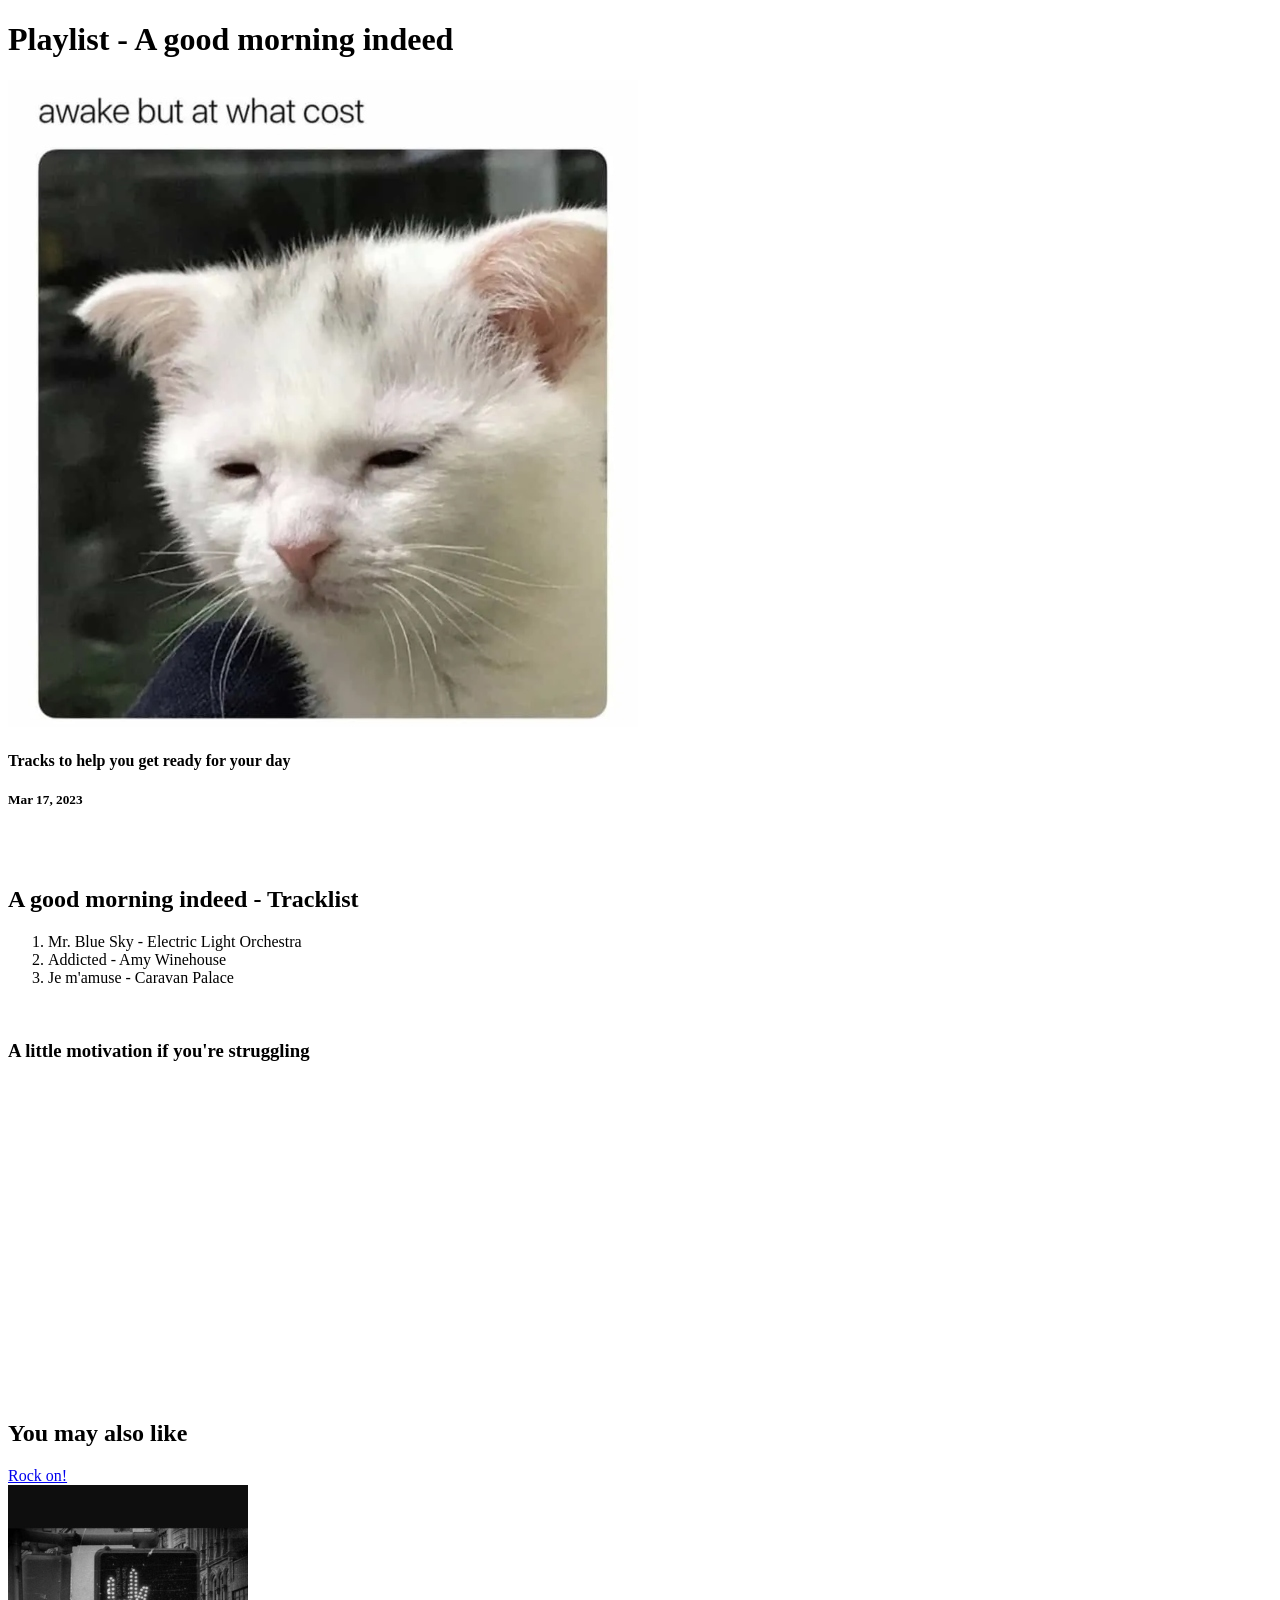
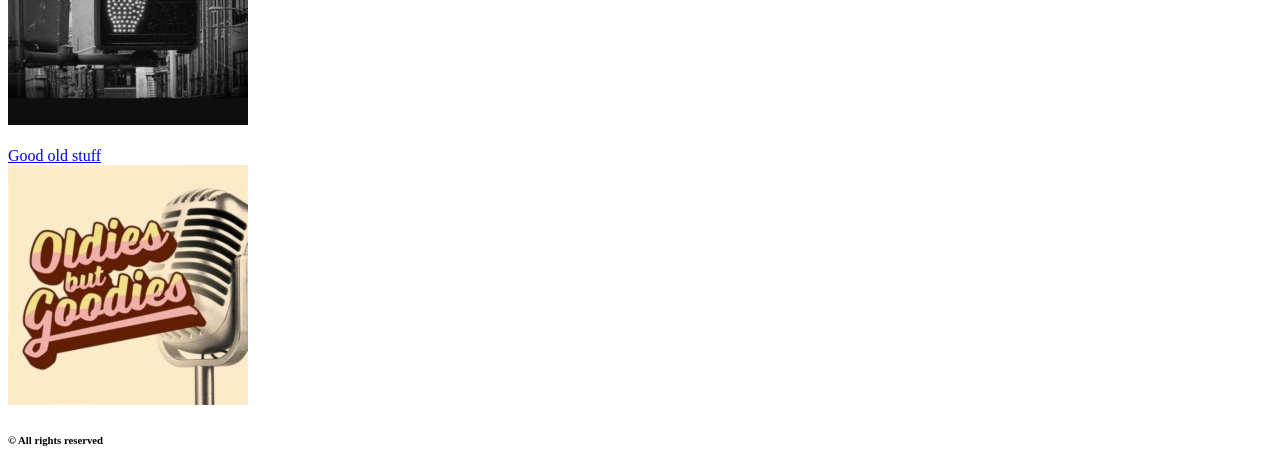
<file: ex1/index.html>
<!DOCTYPE html>
<html>

<head>
    <meta name="viewport" content="width=device-width,initial-scale=1.0">
    <link rel="stylesheet" href="http://se.shenkar.ac.il/students/2022-2023/web1/assets/st
yle.min.css">
    <title>Rony Zrihen - A good morning indeed</title>
</head>

<body>
    <a href="#" class = "logo"></a>
<h1>Playlist - A good morning indeed</h1>
<img src="images/GoodMourn.jpg" alt="Morning playlist" title="Morning playlist">
<h4>Tracks to help you get ready for your day </h4>
<h5>Mar 17, 2023</h5><br><br>
<h2>A good morning indeed - Tracklist</h2>
<ol>
    <li>Mr. Blue Sky - Electric Light Orchestra</li>
    <li>Addicted - Amy Winehouse</li>
    <li>Je m'amuse - Caravan Palace</li>
</ol>
<br>
<h3>A little motivation if you're struggling</h3>
<iframe width="560" height="315" src="https://www.youtube.com/embed/B8Uhp0i8wto" title="YouTube video player" frameborder="0" allow="accelerometer; autoplay; clipboard-write; encrypted-media; gyroscope; picture-in-picture; web-share" allowfullscreen></iframe>
<h2>You may also like</h2>
<a href="Rock_on.html">Rock on!</a><br>
<img src="images/Rock_on.jpeg" alt="Rock on!" title="Rock on!">
<br><br>
<a href="Good_old_stuff.html">Good old stuff</a><br>
<img src="images/oldies.jpeg" alt="Good old stuff" title="Good old stuff">
<h6>&copy; All rights reserved</h6>
</body>

</html>
</file>
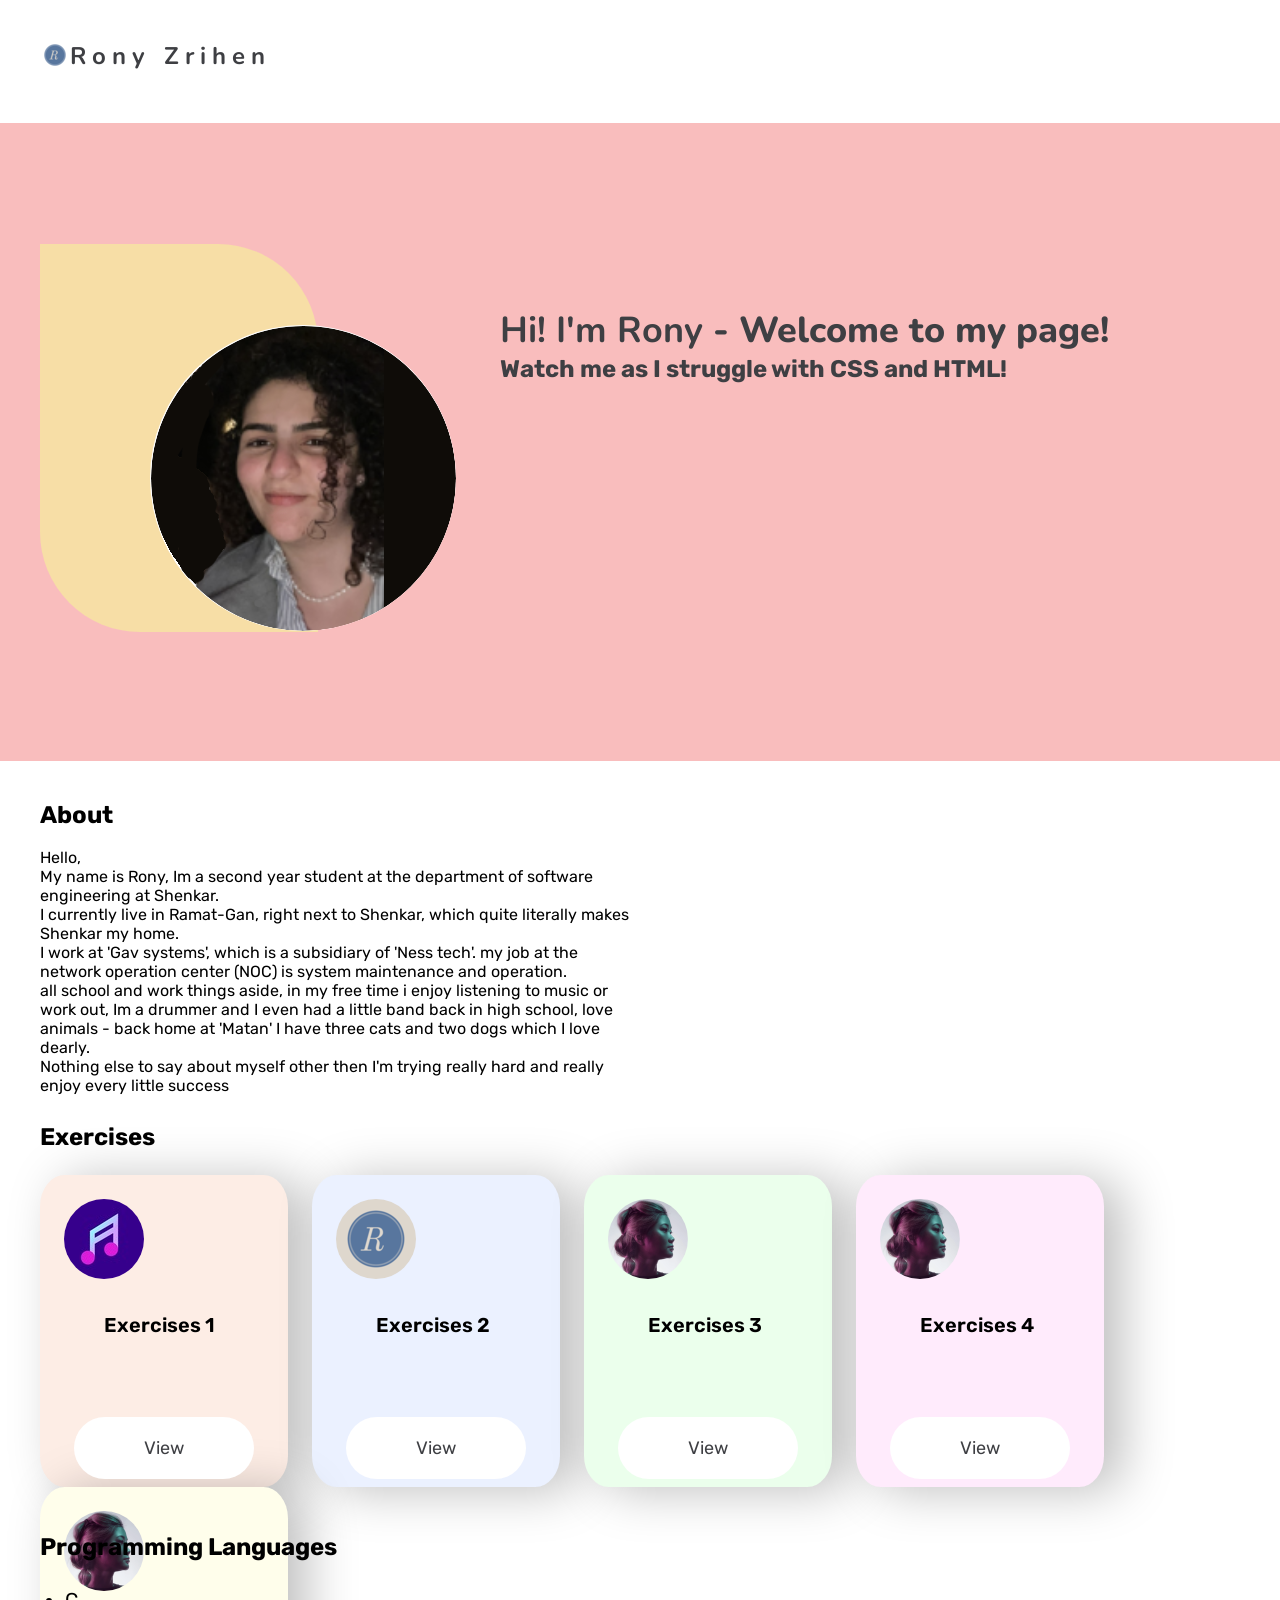
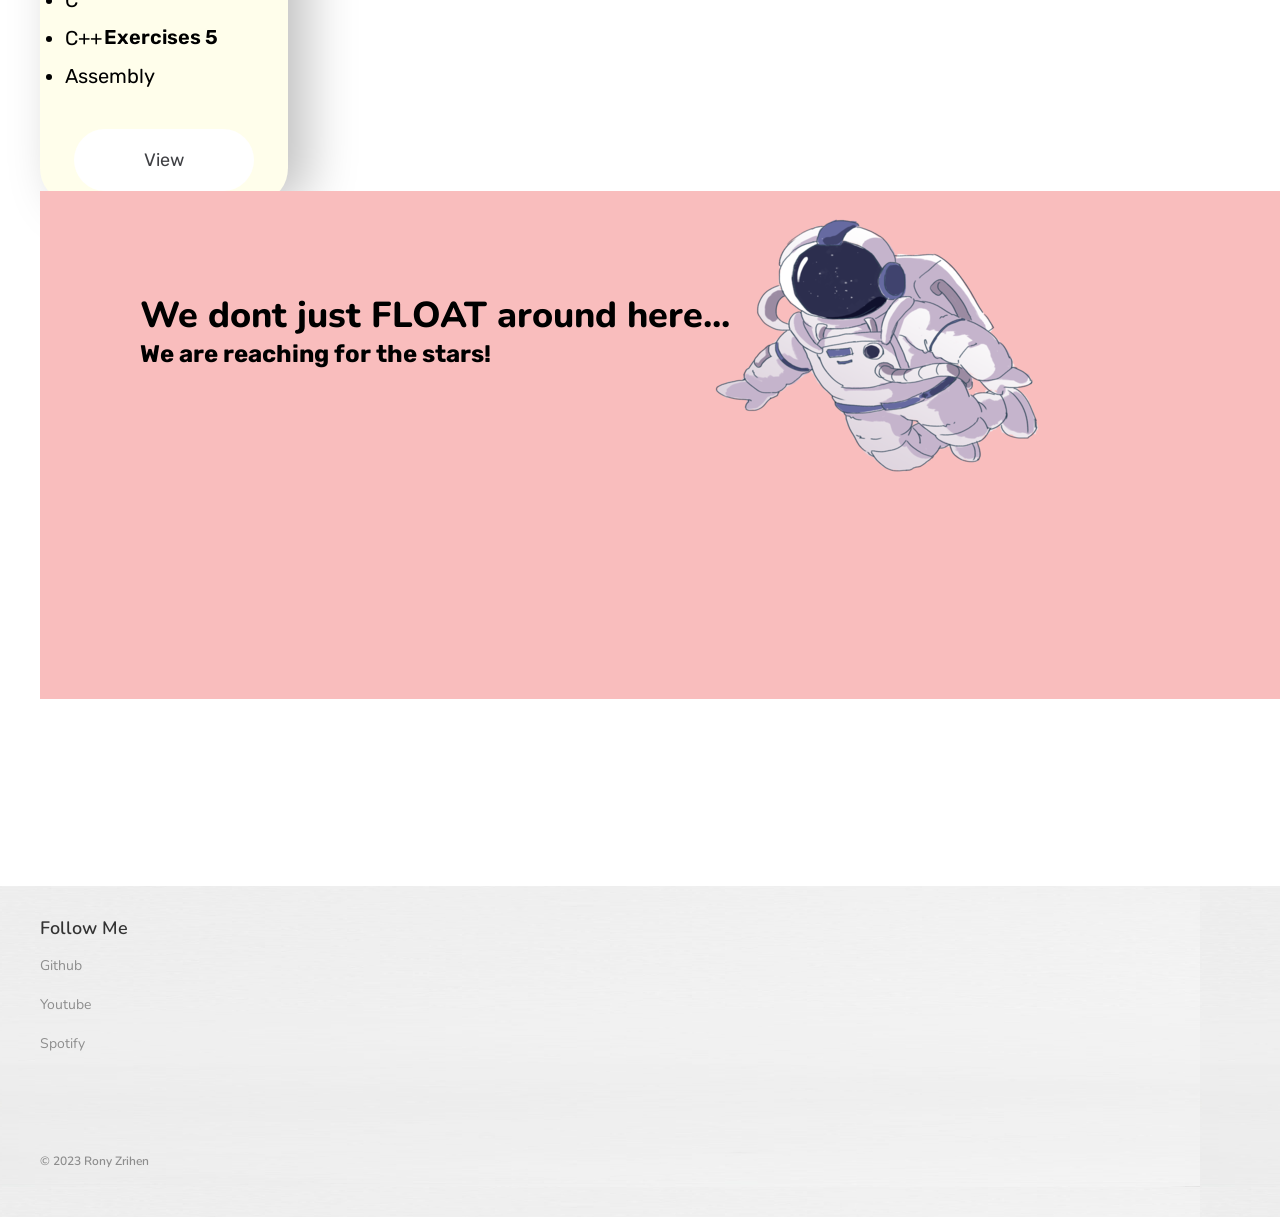
<file: ex2/index.html>
<!DOCTYPE html>
<html>

<head>
    <!--  <link rel="preconnect" href="https://fonts.googleapis.com">
    <link rel="preconnect" href="https://fonts.gstatic.com" crossorigin> -->
    <link href="https://fonts.googleapis.com/css2?family=Nunito:wght@400;600;800&family=Rubik:wght@400;500&display=swap" rel="stylesheet">
    <link rel="stylesheet" href="css/style.css">
    <link rel="icon" href="images/R-2.png">
    <title>ex2 - Rony Zrihen</title>
</head>

<body>
    <header>
        <section class="logo-section">
            <a href="#" id="logo"></a>
            <a href="#" class="logo-text text-color">Rony Zrihen</a>
        </section>
    </header>
    <main>
        <sectaion class="big-box">
            <section class="leaf">
                <section></section>
                <img src="images/my-pic.png" alt="me" class="picture">
            </section>
            </section>
            <section class="text-color phrase">
                <h1><b>Hi! I'm Rony</b> - Welcome to my page!</h1>
                <h2>Watch me as I struggle with CSS and HTML!</h2>

            </section>
            </section>

            <section class="about">
                <h2>About</h2>
                <p><br>Hello,<br> My name is Rony, Im a second year student at the department of software engineering at Shenkar.<br> I currently live in Ramat-Gan, right next to Shenkar, which quite literally makes Shenkar my home.<br> I work at 'Gav systems',
                    which is a subsidiary of 'Ness tech'. my job at the network operation center (NOC) is system maintenance and operation.<br>all school and work things aside, in my free time i enjoy listening to music or work out, Im a drummer and I
                    even had a little band back in high school, love animals - back home at 'Matan' I have three cats and two dogs which I love dearly.

                    <br> Nothing else to say about myself other then I'm trying really hard and really enjoy every little success

                </p>
            </section>

            <nav>
                <h2>Exercises</h2>

                <section class="ex-parent">


                    <section id="ex1" class="ex-child">
                        <img src="images/music-note.jpeg" alt="Exercises">
                        <h5>Exercises 1</h5>
                        <section>
                            <a href="exercises/ex1" class="ex-link">View</a>
                        </section>


                    </section>
                    <section id="ex2" class="ex-child">
                        <img src="images/R-1-ex2.png" alt="Exercises">
                        <h5>Exercises 2</h5>
                        <section>
                            <a href="#" class="ex-link">View</a>
                        </section>

                    </section>
                    <section id="ex3" class="ex-child">
                        <img src="images/imagelady.png" alt="Exercises">
                        <h5>Exercises 3</h5>
                        <section>
                            <a href="exercises/ex3" class="ex-link">View</a>
                        </section>

                    </section>
                    <section id="ex4" class="ex-child">
                        <img src="images/imagelady.png" alt="Exercises">
                        <h5>Exercises 4</h5>
                        <section>
                            <a href="#" class="ex-link">View</a>
                        </section>

                    </section>
                    <section id="ex5" class="ex-child">
                        <img src="images/imagelady.png" alt="Exercises">
                        <h5>Exercises 5</h5>
                        <section>
                            <a href="#" class="ex-link">View</a>
                        </section>

                    </section>

                </section>

            </nav>
            <section class="Programming-languages">
                <h2>Programming Languages</h2>
                <section>
                    <ul>
                        <li>C</li>
                        <li>C++</li>
                        <li>Assembly</li>
                    </ul>
                </section>

            </section>

            <section class=my-choice>
                <h2>My Choice (hover)</h2>
                <section>
                    <section class="my-choice-text">
                        <h1>We dont just FLOAT around here...</h1>
                        <h2>We are reaching for the stars!</h2>
                    </section>

                    <img src="images/astronaut.png" alt="astronaut" class="choice">

                </section>
            </section>


            <footer>
                <h5>Follow Me</h5>
                <ul>
                    <li><a href="https://github.com/ronyzrihen">Github</a></li>
                    <li><a href="https://www.youtube.com/watch?v=dQw4w9WgXcQ">Youtube</a></li>
                    <li><a href="https://open.spotify.com/user/x25uwacmwzia2avyupu4dwvd5?si=8441739989a74977">Spotify</a></li>

                </ul>

                <h6>&copy; 2023 Rony Zrihen</h6>
            </footer>


    </main>

</body>

</html>
</file>
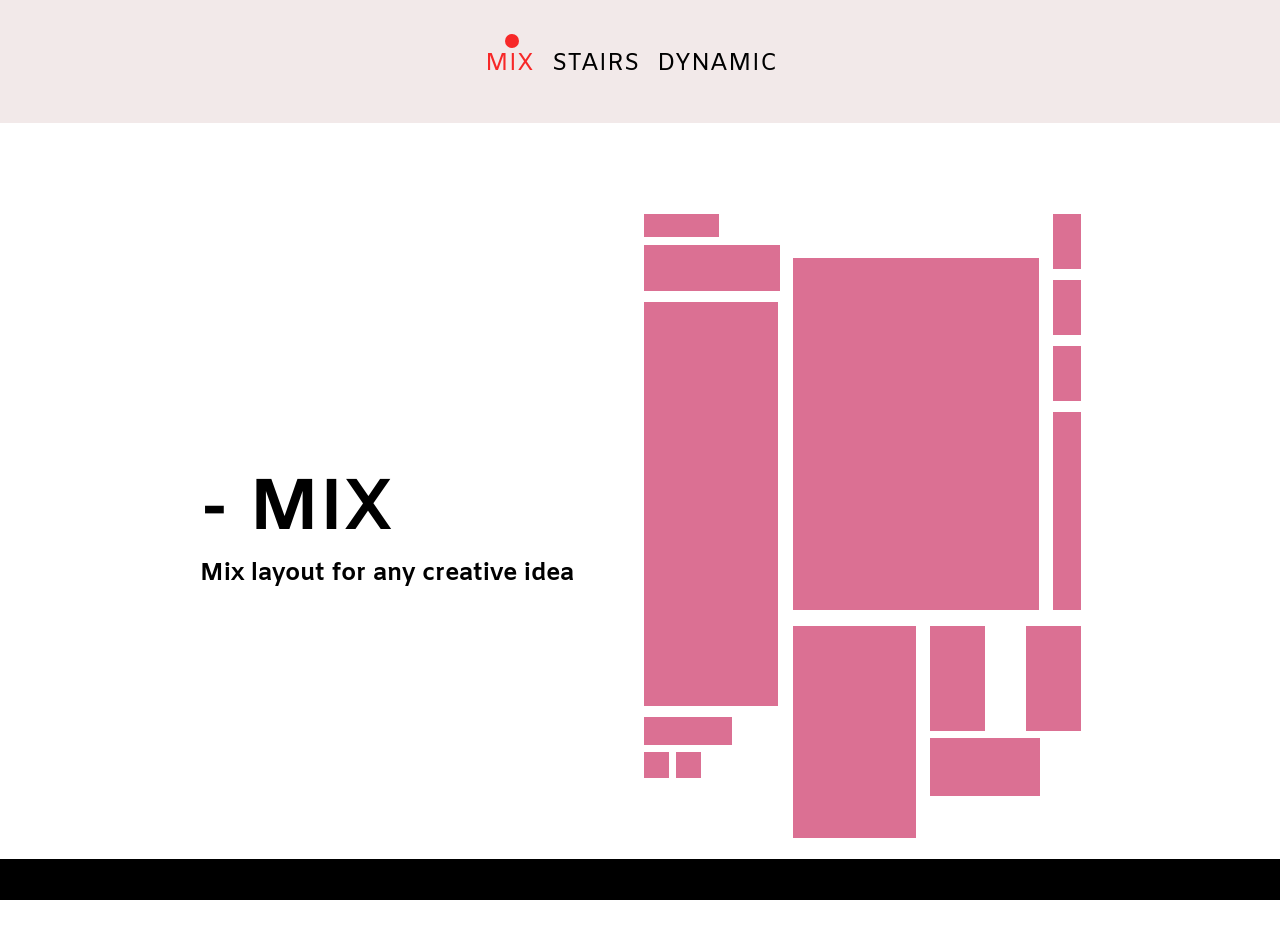
<file: ex3/index.html>
<!DOCTYPE html>
<html lang="en">

<head>
    <link rel="preconnect" href="https://fonts.googleapis.com">
    <link rel="preconnect" href="https://fonts.gstatic.com" crossorigin>
    <link href="https://fonts.googleapis.com/css2?family=Amiko&display=swap" rel="stylesheet">
    <link rel="stylesheet" href="css/style.css">
    <title>Rony Zrihen - Mix</title>
</head>

<body>
    <header>
        <nav>
            <ul id="main-nav">
                <li id="dot1"><a href="#" class="selected">MIX</a></li>
                <li id="dot2"><a href="layout2.html">STAIRS</a></li>
                <li id="dot3"><a href="layout3.html">DYNAMIC</a></li>
            </ul>
        </nav>
    </header>
    <div id="wrapper">
        <main>
            <section class="layout1">
                <section>
                    <h1>- MIX</h1>
                    <h3>Mix layout for any creative idea</h3>
                </section>
                <section class="row-parent">
                    <section class="column-parent">

                        <section class="cluster1">

                            <section>
                                <section class="rec1">
                                    <div></div>
                                    <div></div>
                                    <div></div>
                                </section>
                                <div id="rec2"></div>
                            </section>
                            <div id="rec3"></div>
                        </section>
                        <section class="cluster2">
                            <section>
                                <div id="rec4"></div>
                                <section class="column-parent">
                                    <section class="rec8">
                                        <div id="rec8-div"></div>
                                        <div></div>
                                    </section>
                                    <div id="rec9"></div>
                                </section>
                            </section>
                        </section>
                    </section>
                    <section class="cluster3">
                        <div id="rec10"></div>
                        <div id="rec11"></div>
                        <div id="rec12"></div>
                        <div id="rec13"></div>
                        <section class="rec6 ">
                            <div></div>
                            <div></div>
                        </section>
                    </section>
                </section>
            </section>
        </main>
    </div>
    <footer></footer>
</body>

</html>
</file>
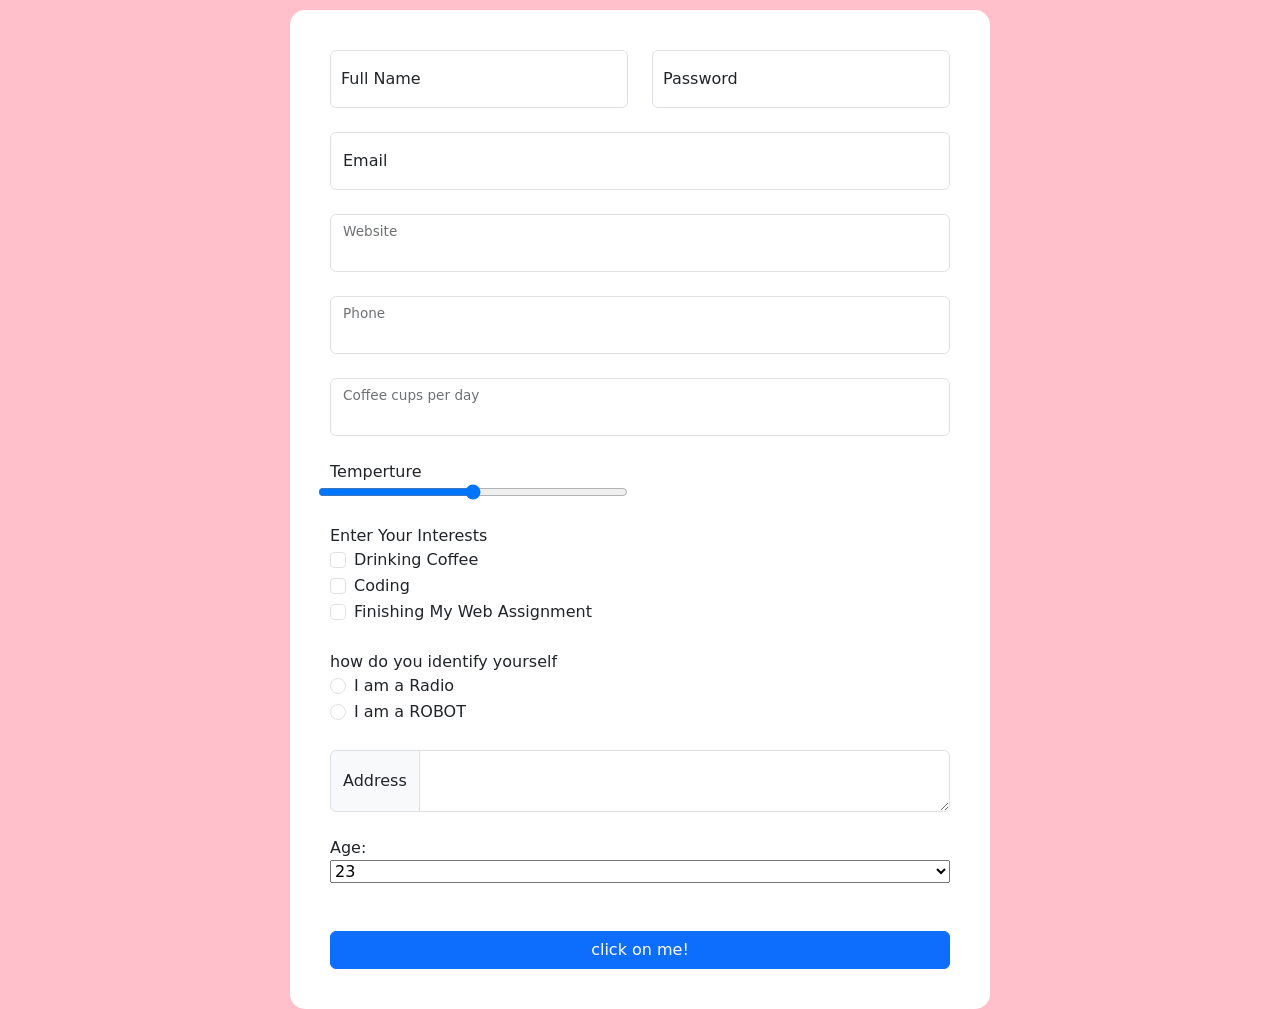
<file: ex4/index.html>
<!DOCTYPE html>
<html lang="en">

<head>
    <meta charset="UTF-8">
    <meta http-equiv="X-UA-Compatible" content="IE=edge">
    <script src="https://cdn.jsdelivr.net/npm/@popperjs/core@2.11.7/dist/umd/popper.min.js" integrity="sha384-zYPOMqeu1DAVkHiLqWBUTcbYfZ8osu1Nd6Z89ify25QV9guujx43ITvfi12/QExE" crossorigin="anonymous"></script>
    <script src="https://cdn.jsdelivr.net/npm/bootstrap@5.3.0-alpha3/dist/js/bootstrap.min.js" integrity="sha384-Y4oOpwW3duJdCWv5ly8SCFYWqFDsfob/3GkgExXKV4idmbt98QcxXYs9UoXAB7BZ" crossorigin="anonymous"></script>
    <link href="https://cdn.jsdelivr.net/npm/bootstrap@5.3.0-alpha3/dist/css/bootstrap.min.css" rel="stylesheet" integrity="sha384-KK94CHFLLe+nY2dmCWGMq91rCGa5gtU4mk92HdvYe+M/SXH301p5ILy+dN9+nJOZ" crossorigin="anonymous">
    <script src="https://cdn.jsdelivr.net/npm/bootstrap@5.3.0-alpha3/dist/js/bootstrap.bundle.min.js" integrity="sha384-ENjdO4Dr2bkBIFxQpeoTz1HIcje39Wm4jDKdf19U8gI4ddQ3GYNS7NTKfAdVQSZe" crossorigin="anonymous"></script>
    <meta name="viewport" content="width=device-width, initial-scale=1.0">
    <script src="script.js"></script>
    <link rel="stylesheet" href="css/index.css">

    <title>Document</title>
</head>

<body>
    <header></header>

    <form action="http://se.shenkar.ac.il/teach/web1/get_form3.php " method="get" autocomplete="on" onsubmit="return submition()">
        <div class="container">

            <div class="row">

                <div class="form-floating col-6 ">
                    <input type="text" name="fullName" class="form-control" placeholder="Enter Your Name">
                    <label for="fullName">Full Name</label>
                </div>
                <div class="form-floating col-6">

                    <input type="password" name="pass" pattern="(?=.*\d)(?=.*[a-z])(?=.*[A-Z]).{8,}" class="form-control" placeholder="Enter Your Password">
                    <label for="pass">Password</label>
                </div>
            </div><br>
            <div class="form-floating">
                <input type="email" name="mail" class="form-control" placeholder="Enter Your E-mail">

                <label>Email</label>
            </div><br>
            <div class="form-floating">
                <input type="url" name="website" class="form-control">
                <label>Website</label>
            </div><br>
            <div class="form-floating">
                <input type="tel" name="phone" class="form-control">
                <label>Phone</label>
            </div><br>
            <div class="form-floating">
                <input type="number" name="coffee" class="form-control">
                <label for="coffee">Coffee cups per day</label>
            </div><br>
            <div class="row col-6 tenp">
                <label>Temperture</label>
                <input type="range" name="temper">
            </div>
            <br>
            <label>Enter Your Interests</label>
            <div class="form-check">
                <label class="form-check-label" for="a">Drinking Coffee <input class="form-check-input" id="a" type="checkbox" name="interests[]" value="Drinking Coffee "></label>
            </div>
            <div class="form-check">
                <label class="form-check-label" for="b">Coding</label> <input class="form-check-input" id="b" type="checkbox" name="interests[]" value="Coding">
            </div>
            <div class="form-check">
                <label class="form-check-label" for="c">Finishing My Web Assignment</label> <input class="form-check-input" id="c" type="checkbox" name="interests[]" value="Finishing My Web Assignment">
            </div><br>
            <label>how do you identify yourself</label>
            <div class="form-check">
                <input type="radio" id="ra" name="gender" value="Radio" class="form-check-input"><label for="ra" class="form-check-label">I am a Radio</label>
            </div>
            <div class="form-check">
                <input type="radio" id="ro" name="gender" value="ROBOT" class="form-check-input"> <label for="ro" class="form-check-label">I am a ROBOT</label>
            </div><br>
            <div class="input-group">
                <span class="input-group-text">Address</span>
                <textarea class="form-control" aria-label="address"></textarea>
            </div><br>
            <label>Age:</label>
            <select name="age" required>
                
                <!-- <option value=""></option> -->
                <option value="23">23</option>
                <option value="24">24</option>
                <option value="24">24</option>
                <option value="25">25</option>
                <option value="26">26</option>
                <option value="27">27</option>
                <option value="28">28</option>
                <option value="29">29</option>
                <option value="30">30</option>
                <option value="31">31</option>
                <option value="32">32</option>
                <option value="33">33</option>
                <option value="34">34</option>
                <option value="35">35</option>
                <option value="36">36</option>
                <option value="37">37</option>
                <option value="38">38</option>
                
                
            </select><br><br>


            <input class="btn btn-primary col-12" type="submit" value="click on me!">
        </div>



    </form>
</body>

</html>
</file>
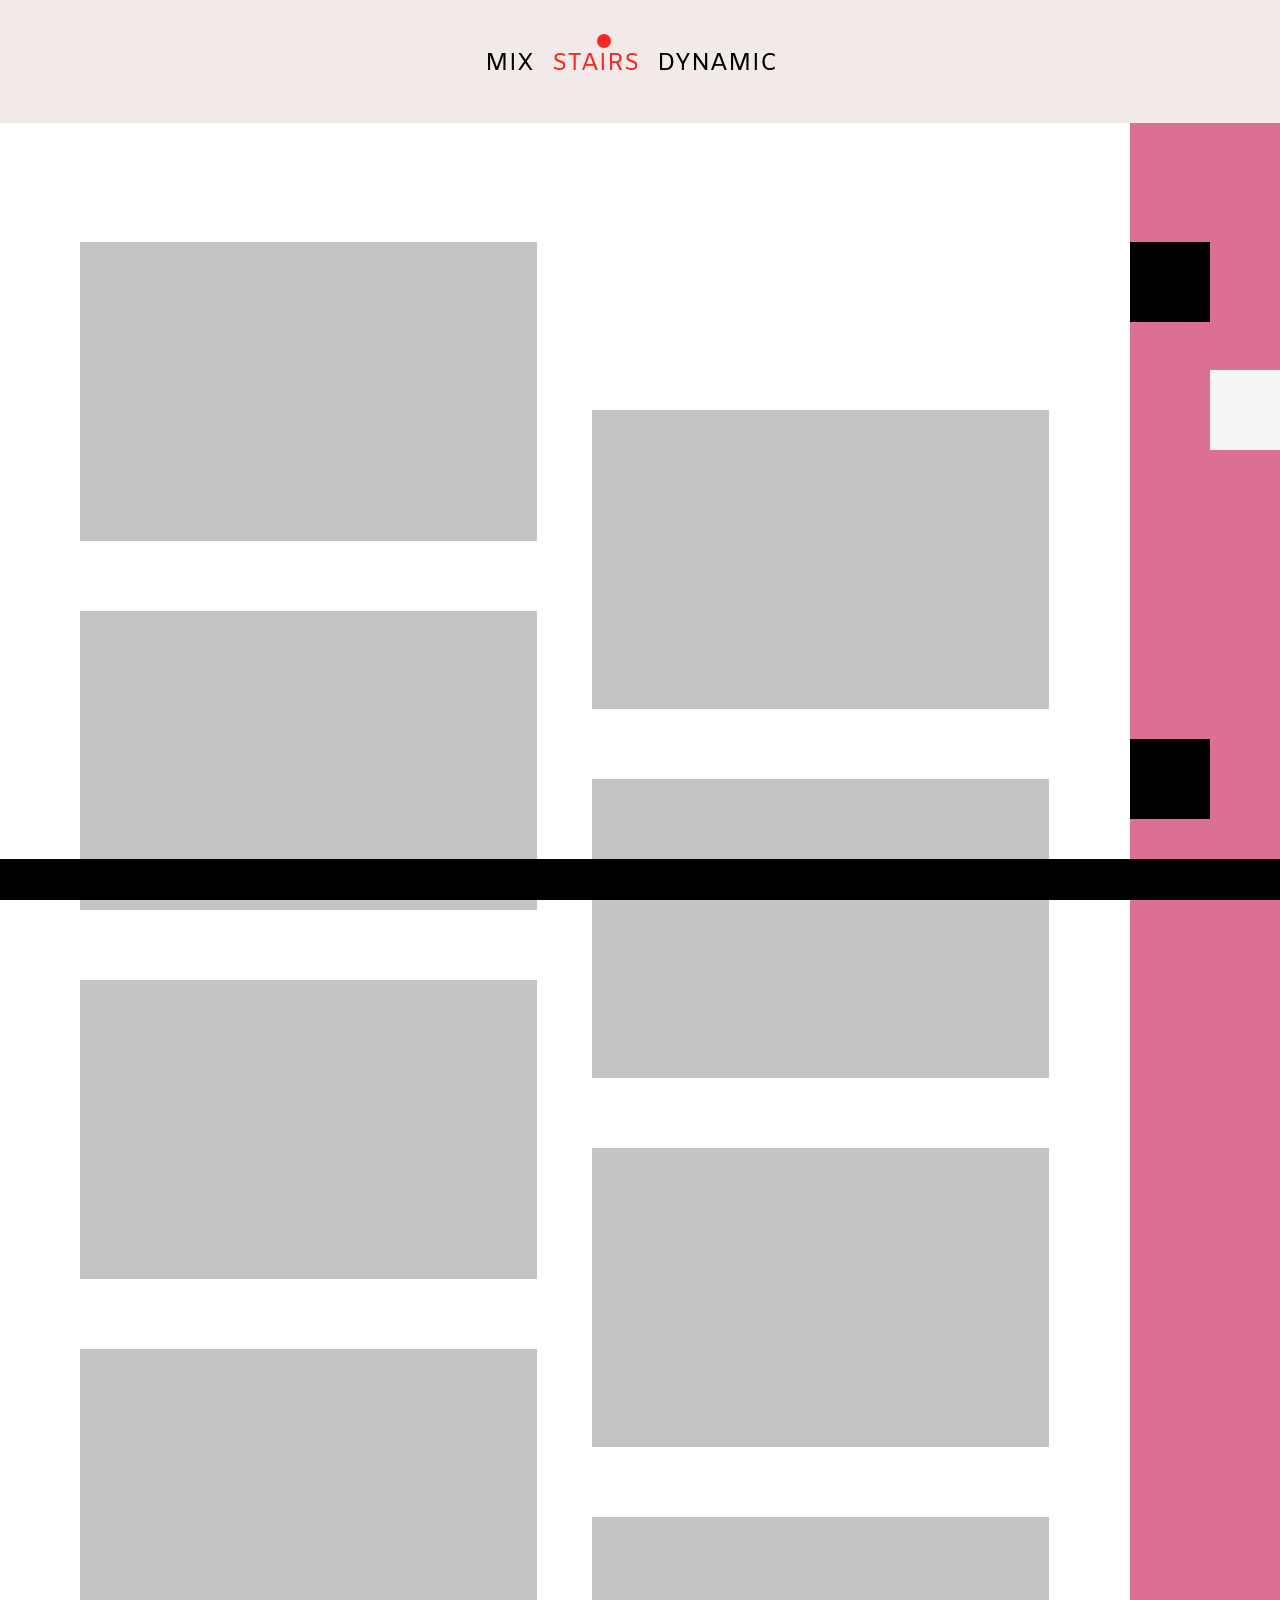
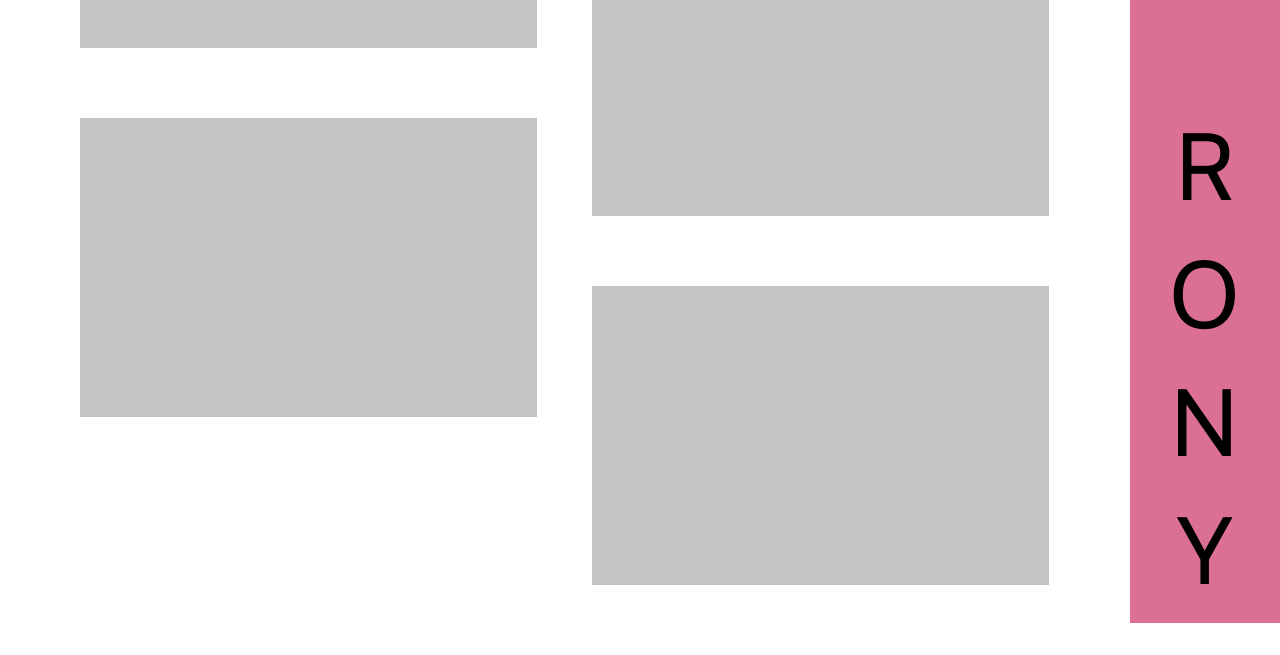
<file: ex3/layout2.html>
<!DOCTYPE html>
<html lang="en">

<head>
    <link rel="preconnect" href="https://fonts.googleapis.com">
    <link rel="preconnect" href="https://fonts.gstatic.com" crossorigin>
    <link href="https://fonts.googleapis.com/css2?family=Amiko&display=swap" rel="stylesheet">
    <link rel="stylesheet" href="css/style.css">
    <title>Rony Zrihen - Stairs</title>
</head>

<body>
    <header>
        <nav>
            <ul id="main-nav">
                <li id="dot1"><a href="index.html">MIX</a></li>
                <li id="dot2"><a href="#" class="selected">STAIRS</a></li>
                <li id="dot3"><a href="layout3.html">DYNAMIC</a></li>
            </ul>
        </nav>
    </header>
    <main class="layout2">
        <section class="wrapper2">
            <section>
                <div></div>
                <div></div>
                <div></div>
                <div></div>
                <div></div>
            </section>
            <section class="shift-down">
                <div></div>
                <div></div>
                <div></div>
                <div></div>
                <div></div>
            </section>
        </section>
    </main>
    <aside class="side-layout2">
        <section>
            <section>
                <div></div>
                <div id="blackbox"></div>
            </section>
            <div id="whitebox"></div>
        </section>
        <ul>
            <li><a href="https://en.wikipedia.org/wiki/Radiohead">R</a></li>
            <li><a href="https://en.wikipedia.org/wiki/Oasis_(band)">O</a></li>
            <li><a href="https://en.wikipedia.org/wiki/Never_Gonna_Give_You_Up">N</a></li>
            <li><a href="https://en.wikipedia.org/wiki/Yebba">Y</a></li>
        </ul>
    </aside>
    <footer></footer>
</body>

</html>
</file>
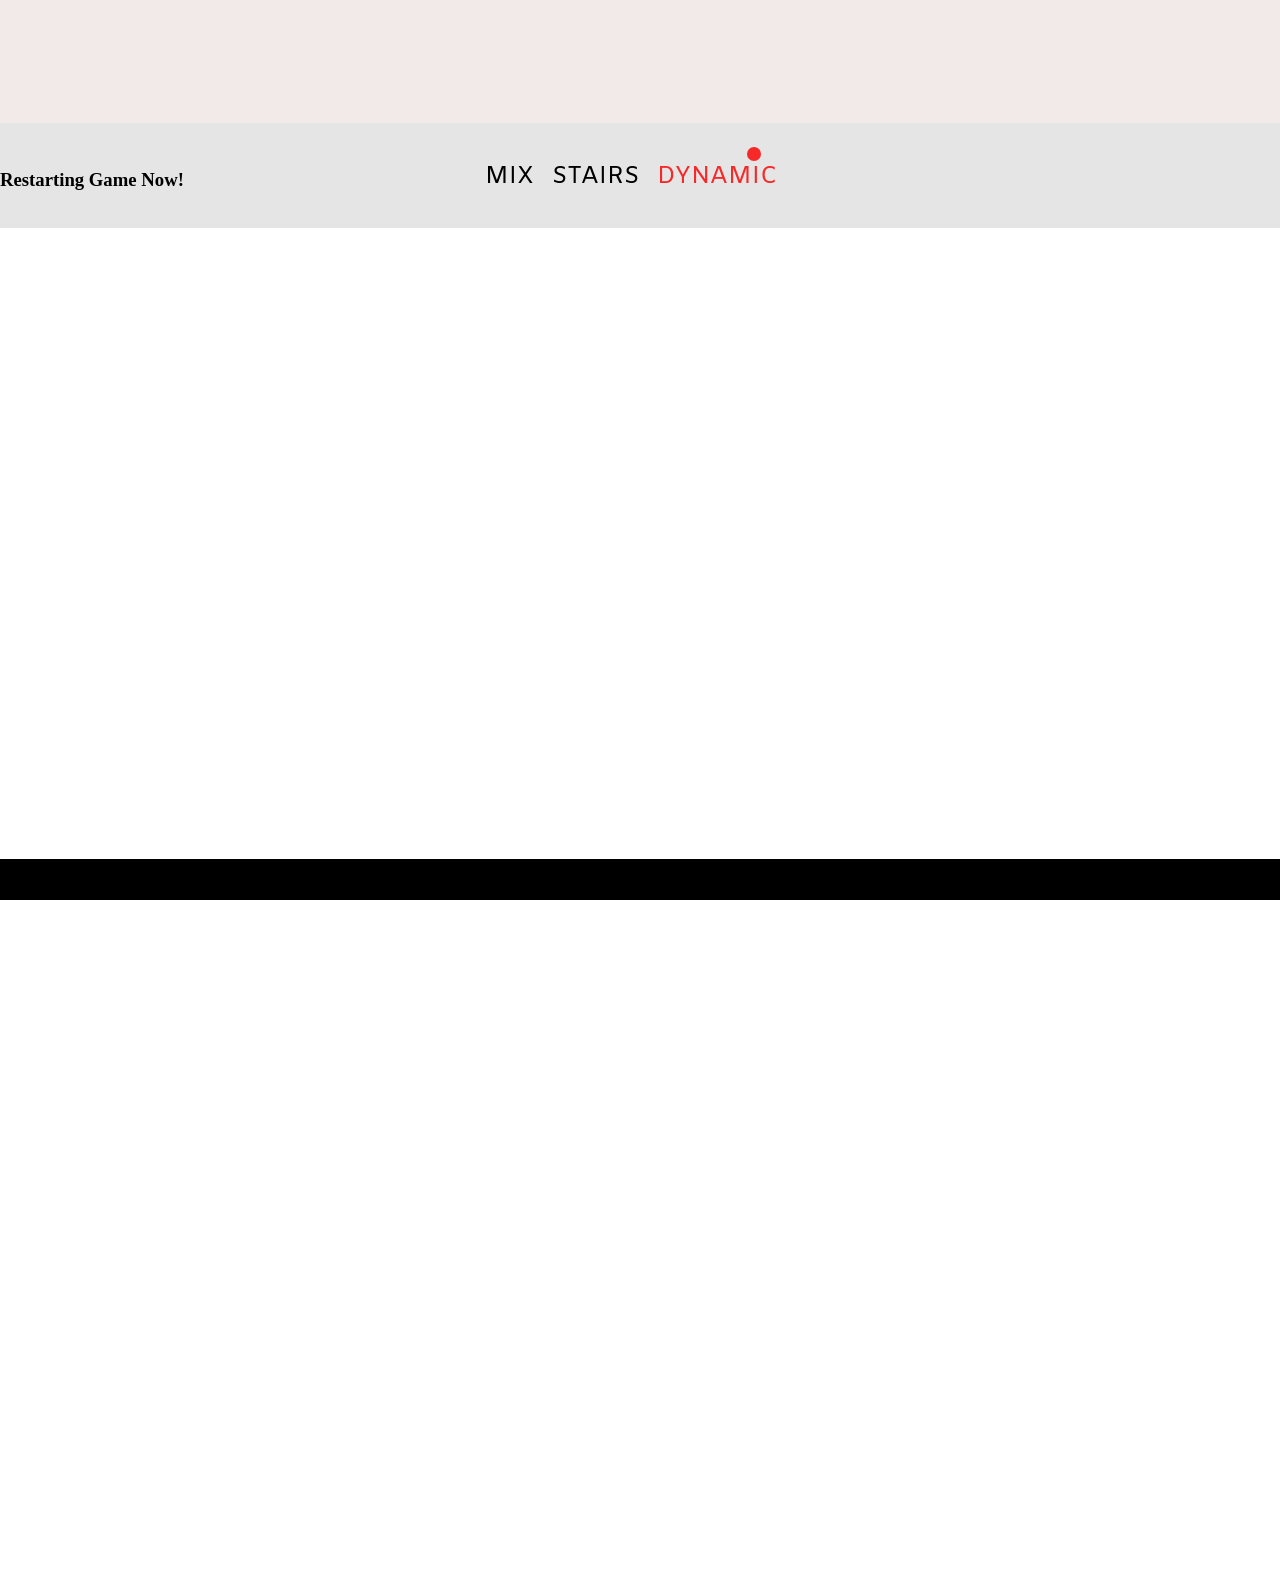
<file: ex3/layout3.html>
<!DOCTYPE html>
<html lang="en">

<head>
    <link rel="preconnect" href="https://fonts.googleapis.com">
    <link rel="preconnect" href="https://fonts.gstatic.com" crossorigin>
    <link href="https://fonts.googleapis.com/css2?family=Amiko&display=swap" rel="stylesheet">
    <link rel="stylesheet" href="css/style.css">
    <script src="JS/script.js"></script>
    <title>Rony Zrihen - Dynamic</title>
</head>

<body>
    <header id="layout3Header">
        <botton id="btn"></botton>
    </header>
    <div id=wrapper3>
        <section class="layout3">
            <aside id="left-nav">
                <nav>
                    <ul id="main-nav">
                        <li id="dot1"><a href="index.html">MIX</a></li>
                        <li id="dot2"><a href="layout2.html">STAIRS</a></li>
                        <li id="dot3"><a href="#" class="selected">DYNAMIC</a></li>
                    </ul>
                </nav>
                <h1 id="newGame">Restarting Game Now!</h1>
            </aside>
            <main id="main1"></main>
            <aside id="right-aside">
                <div id="test"></div>
            </aside>
        </section>
        <section id="yellow-section"></section>
    </div>
    <footer></footer>
    <script>
        (drawCards())
    </script>

</body>

</html>
</file>
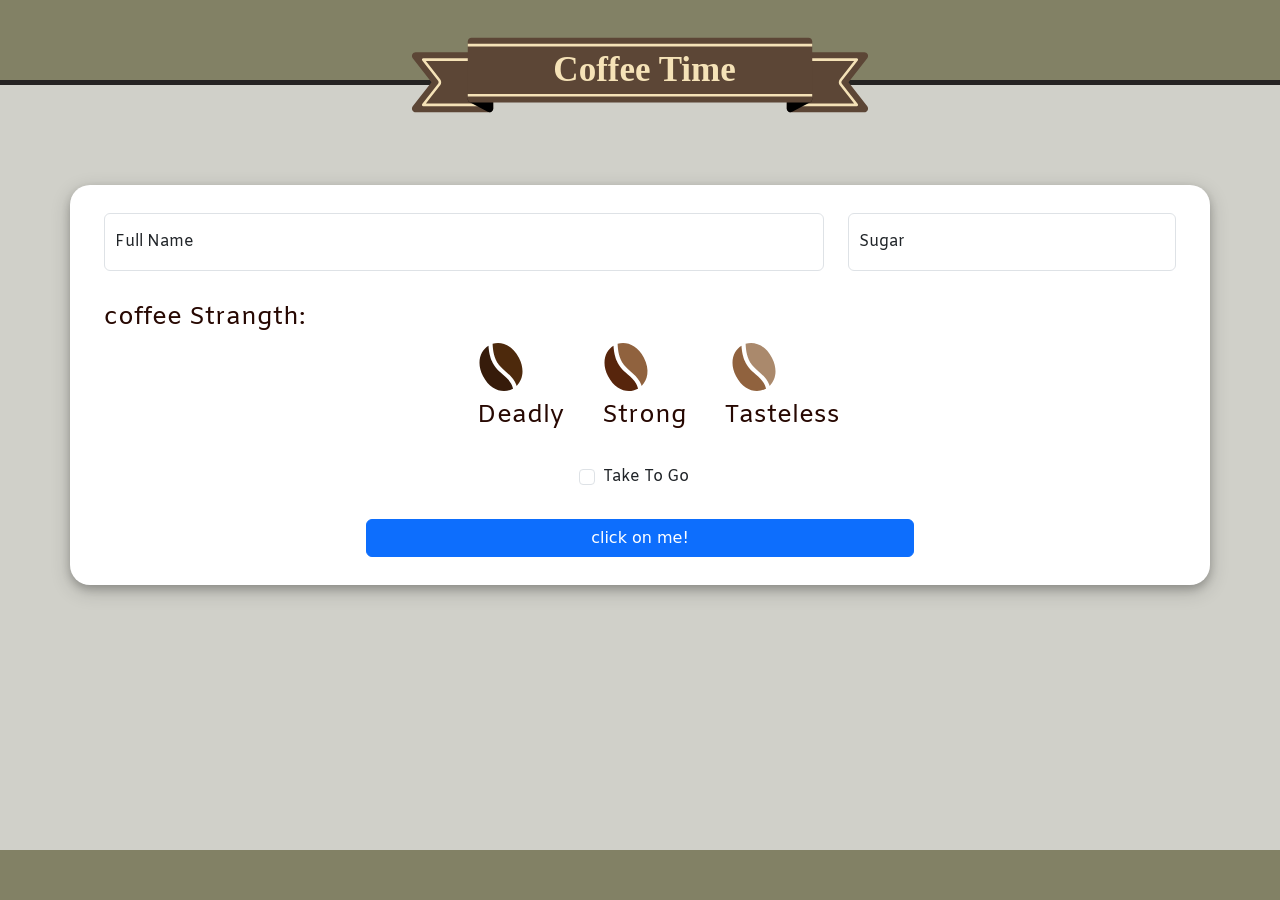
<file: ex4/edit.html>
<!DOCTYPE html>
<html lang="en">

<head>
    <meta charset="UTF-8">
    <meta http-equiv="X-UA-Compatible" content="IE=edge">
    <script src="https://cdn.jsdelivr.net/npm/@popperjs/core@2.11.7/dist/umd/popper.min.js" integrity="sha384-zYPOMqeu1DAVkHiLqWBUTcbYfZ8osu1Nd6Z89ify25QV9guujx43ITvfi12/QExE" crossorigin="anonymous"></script>
    <script src="https://cdn.jsdelivr.net/npm/bootstrap@5.3.0-alpha3/dist/js/bootstrap.min.js" integrity="sha384-Y4oOpwW3duJdCWv5ly8SCFYWqFDsfob/3GkgExXKV4idmbt98QcxXYs9UoXAB7BZ" crossorigin="anonymous"></script>
    <link href="https://cdn.jsdelivr.net/npm/bootstrap@5.3.0-alpha3/dist/css/bootstrap.min.css" rel="stylesheet" integrity="sha384-KK94CHFLLe+nY2dmCWGMq91rCGa5gtU4mk92HdvYe+M/SXH301p5ILy+dN9+nJOZ" crossorigin="anonymous">
    <script src="https://cdn.jsdelivr.net/npm/bootstrap@5.3.0-alpha3/dist/js/bootstrap.bundle.min.js" integrity="sha384-ENjdO4Dr2bkBIFxQpeoTz1HIcje39Wm4jDKdf19U8gI4ddQ3GYNS7NTKfAdVQSZe" crossorigin="anonymous"></script>
    <link rel="preconnect" href="https://fonts.googleapis.com">
    <link rel="preconnect" href="https://fonts.gstatic.com" crossorigin>
    <link href="https://fonts.googleapis.com/css2?family=Amiko&display=swap" rel="stylesheet">
    <meta name="viewport" content="width=device-width, initial-scale=1.0">
    <link rel="stylesheet" href="css/style.css">
    <title>Coffee Time</title>
</head>

<body>

    <header>
        <svg width="500" height="130" viewBox="0 0 500 130" xml:space="preserve">
    <desc>Created with Fabric.js 5.3.0</desc>
    <defs>
    </defs>
    <g transform="matrix(0.3703532987 0 0 0.3703532987 437.4089209739 72.2441105226)" id="NIP3Py2UjL1Fzb0N0cqxQ"  >
    <path style="stroke: none; stroke-width: 1; stroke-dasharray: none; stroke-linecap: butt; stroke-dashoffset: 0; stroke-linejoin: miter; stroke-miterlimit: 4; fill: rgb(92,70,54); fill-rule: nonzero; opacity: 1;" vector-effect="non-scaling-stroke"  transform=" translate(0, 0)" d="M 99.75223 81.195 L -99.75777 81.195 C -105.27776999999999 81.195 -109.75777 76.71499999999999 -109.75777 71.195 L -109.75777 -71.195 C -109.75777 -76.71499999999999 -105.27776999999999 -81.195 -99.75777 -81.195 L 99.75223 -81.195 C 103.57222999999999 -81.195 107.06223 -79.01499999999999 108.74222999999999 -75.585 C 110.42223 -72.15499999999999 109.99222999999999 -68.065 107.64223 -65.04499999999999 L 56.93223 0.005000000000009663 L 107.64223 65.04500000000002 C 109.99222999999999 68.05500000000002 110.42223 72.14500000000001 108.74222999999999 75.58500000000001 C 107.06222999999999 79.01500000000001 103.57222999999999 81.19500000000001 99.75223 81.19500000000001 z" stroke-linecap="round" />
    </g>
    <g transform="matrix(0.3703532987 0 0 0.3703532987 62.5909452122 72.2441105226)" id="HBW7OPWc3cIK6XZr_fd0X"  >
    <path style="stroke: none; stroke-width: 1; stroke-dasharray: none; stroke-linecap: butt; stroke-dashoffset: 0; stroke-linejoin: miter; stroke-miterlimit: 4; fill: rgb(92,70,54); fill-rule: nonzero; opacity: 1;" vector-effect="non-scaling-stroke"  transform=" translate(-148.9322274768, -530.065)" d="M 248.69 611.26 L 49.18 611.26 C 45.36 611.26 41.87 609.08 40.19 605.65 C 38.51 602.22 38.94 598.13 41.29 595.11 L 92 530.07 L 41.29 465.02000000000004 C 38.94 462.01000000000005 38.51 457.92 40.19 454.48 C 41.87 451.05 45.349999999999994 448.87 49.18 448.87 L 248.69 448.87 C 254.21 448.87 258.69 453.35 258.69 458.87 L 258.69 601.26 C 258.69 606.79 254.21 611.26 248.69 611.26 z" stroke-linecap="round" />
    </g>
    <g transform="matrix(0.3703532987 0 0 0.3703532987 435.4668895223 72.2441105226)" id="j0hTEUPNVtJiEWimKU5q4"  >
    <path style="stroke: none; stroke-width: 1; stroke-dasharray: none; stroke-linecap: butt; stroke-dashoffset: 0; stroke-linejoin: miter; stroke-miterlimit: 4; fill: rgb(245,226,183); fill-rule: nonzero; opacity: 1;" vector-effect="non-scaling-stroke"  transform=" translate(-1155.7436845881, -530.065)" d="M 1240.26 594.76 L 1071.23 594.76 C 1069.3 594.76 1067.73 593.1899999999999 1067.73 591.26 L 1067.73 468.87 C 1067.73 466.94 1069.3 465.37 1071.23 465.37 L 1240.26 465.37 C 1241.6 465.37 1242.82 466.13 1243.4 467.33 C 1243.99 468.53 1243.8400000000001 469.96 1243.02 471.02 L 1200.1 526.0699999999999 C 1198.27 528.42 1198.27 531.7099999999999 1200.1 534.06 L 1243.02 589.0999999999999 C 1243.84 590.1499999999999 1243.99 591.5899999999999 1243.4 592.79 C 1242.82 594 1241.6 594.76 1240.26 594.76 z M 1074.73 587.76 L 1233.0900000000001 587.76 L 1194.5800000000002 538.37 C 1190.7700000000002 533.48 1190.7700000000002 526.66 1194.5800000000002 521.77 L 1233.0900000000001 472.37 L 1074.73 472.37 L 1074.73 587.76 z" stroke-linecap="round" />
    </g>
    <g transform="matrix(0.3703532987 0 0 0.3703532987 64.5312587112 72.2441105226)" id="gomIm4fTNSD-AJ0ZyWDg6"  >
    <path style="stroke: none; stroke-width: 1; stroke-dasharray: none; stroke-linecap: butt; stroke-dashoffset: 0; stroke-linejoin: miter; stroke-miterlimit: 4; fill: rgb(245,226,183); fill-rule: nonzero; opacity: 1;" vector-effect="non-scaling-stroke"  transform=" translate(-154.1713154119, -530.065)" d="M 238.69 594.76 L 69.66 594.76 C 68.32 594.76 67.1 594 66.50999999999999 592.8 C 65.91999999999999 591.5999999999999 66.07 590.17 66.88999999999999 589.1099999999999 L 109.80999999999999 534.0699999999999 C 111.63999999999999 531.7199999999999 111.63999999999999 528.43 109.80999999999999 526.0799999999999 L 66.9 471.02 C 66.08000000000001 469.96999999999997 65.93 468.53 66.52000000000001 467.33 C 67.11000000000001 466.13 68.33000000000001 465.37 69.66000000000001 465.37 L 238.69 465.37 C 240.62 465.37 242.19 466.94 242.19 468.87 C 242.19 470.8 240.62 472.37 238.69 472.37 L 76.82 472.37 L 115.32999999999998 521.77 C 119.13999999999999 526.66 119.13999999999999 533.48 115.32999999999998 538.37 L 76.82 587.76 L 238.69 587.76 C 240.62 587.76 242.19 589.33 242.19 591.26 C 242.19 593.2 240.62 594.76 238.69 594.76 z" stroke-linecap="round" />
    </g>
    <g transform="matrix(0.3703532987 0 0 0.3703532987 409.4897250803 93.7431195121)" id="SRaHak4hmCT-4Qh6_ZW6Q"  >
    <path style="stroke: none; stroke-width: 1; stroke-dasharray: none; stroke-linecap: butt; stroke-dashoffset: 0; stroke-linejoin: miter; stroke-miterlimit: 4; fill: rgb(0,0,0); fill-rule: nonzero; opacity: 1;" vector-effect="non-scaling-stroke"  transform=" translate(-1085.602107523, -588.115)" d="M 1061.23 611.26 C 1059.44 611.26 1057.65 610.78 1056.07 609.8199999999999 C 1053.04 607.9899999999999 1051.2 604.7099999999999 1051.23 601.17 L 1051.45 574.92 C 1051.5 569.43 1055.96 565.01 1061.44 565 L 1109.96 564.97 L 1109.97 564.97 C 1114.55 564.97 1118.54 568.08 1119.67 572.52 C 1120.79 576.96 1118.75 581.6 1114.72 583.77 L 1065.98 610.05 C 1064.49 610.86 1062.86 611.26 1061.23 611.26 z" stroke-linecap="round" />
    </g>
    <g transform="matrix(0.3703532987 0 0 0.3703532987 90.5084231532 93.7449712786)" id="0nRLCDCaxYjJhcQKToWFo"  >
    <path style="stroke: none; stroke-width: 1; stroke-dasharray: none; stroke-linecap: butt; stroke-dashoffset: 0; stroke-linejoin: miter; stroke-miterlimit: 4; fill: rgb(0,0,0); fill-rule: nonzero; opacity: 1;" vector-effect="non-scaling-stroke"  transform=" translate(-224.312892477, -588.12)" d="M 248.69 611.26 C 247.06 611.26 245.43 610.86 243.95 610.06 L 195.2 583.78 C 191.17 581.61 189.13 576.97 190.25 572.53 C 191.37 568.0899999999999 195.37 564.98 199.95 564.98 L 199.95 564.98 L 248.47 565.01 C 253.96 565.01 258.42 569.4399999999999 258.46 574.92 L 258.68 601.17 C 258.71 604.7099999999999 256.87 607.99 253.84 609.8199999999999 C 252.27 610.78 250.48 611.26 248.69 611.26 z" stroke-linecap="round" />
    </g>
    <g transform="matrix(0.3703532987 0 0 0.3703532987 250.0018517665 60.1335576551)" id="4k47B1NpLoorvDDdyL2KX"  >
    <path style="stroke: none; stroke-width: 1; stroke-dasharray: none; stroke-linecap: butt; stroke-dashoffset: 0; stroke-linejoin: miter; stroke-miterlimit: 4; fill: rgb(92,70,54); fill-rule: nonzero; opacity: 1;" vector-effect="non-scaling-stroke"  transform=" translate(-654.965, -497.365)" d="M 1109.99 584.98 L 199.94 584.98 C 194.42 584.98 189.94 580.5 189.94 574.98 L 189.94 419.75 C 189.94 414.23 194.42 409.75 199.94 409.75 L 1109.99 409.75 C 1115.51 409.75 1119.99 414.23 1119.99 419.75 L 1119.99 574.98 C 1119.99 580.51 1115.51 584.98 1109.99 584.98 z" stroke-linecap="round" />
    </g>
    <g transform="matrix(0.3703532987 0 0 0.3703532987 249.996296467 35.0921193635)" id="jAfj0foq6YkfSQaTWFk84"  >
    <path style="stroke: none; stroke-width: 1; stroke-dasharray: none; stroke-linecap: butt; stroke-dashoffset: 0; stroke-linejoin: miter; stroke-miterlimit: 4; fill: rgb(245,226,183); fill-rule: nonzero; opacity: 1;" vector-effect="non-scaling-stroke"  transform=" translate(-465.01, -3.5)" d="M 0 7 L 0 0 L 930.02 0 L 930.02 7 z" stroke-linecap="round" />
    </g>
    <g transform="matrix(0.3703532987 0 0 0.3703532987 249.996296467 85.1749959467)" id="sPI57y5kR0V67KCRkqhnf"  >
    <path style="stroke: none; stroke-width: 1; stroke-dasharray: none; stroke-linecap: butt; stroke-dashoffset: 0; stroke-linejoin: miter; stroke-miterlimit: 4; fill: rgb(245,226,183); fill-rule: nonzero; opacity: 1;" vector-effect="non-scaling-stroke"  transform=" translate(-465.01, -3.5)" d="M 0 7 L 0 0 L 930.02 0 L 930.02 7 z" stroke-linecap="round" />
    </g>
    <g transform="matrix(1 0 0 1 248.996296467 57.1335576551)" style="" id="iwjAiWAPS3y6xUkL12KlT">
            <text xml:space="preserve" font-family="Oleo Script Swash Caps" font-size="35" font-style="normal" font-weight="700" line-height="1" style="stroke: none; stroke-width: 1; stroke-dasharray: none; stroke-linecap: butt; stroke-dashoffset: 0; stroke-linejoin: miter; stroke-miterlimit: 4; fill: rgb(245,226,183); fill-rule: nonzero; opacity: 1; white-space: pre;"><tspan x="-85.6275012016" y="14.3532333333">Coffee Time</tspan></text>
    </g></svg>
    </header>
    <form action="http://se.shenkar.ac.il/students/2022-2023/web1/dev_83/exercises/ex4/edit.php" method="get" class="container ">


        <div class="container ">
            <div class="row">

                <div class="form-floating col" style="width: 22rem;">
                    <input class="form-control" type="text" name='fullName' id="name" placeholder="Enter Your Name">
                    <label for="name">Full Name</label>
                </div>
                <div class="form-floating col-4" style="width: 22rem;">
                    <input min="0" max="5" type='number' name="sugar" id="sugar" class="form-control" placeholder="0" />
                    <label for="sugar">Sugar</label>
                </div>
                </select>
            </div>
            <div class="row">
                <label for="beans">coffee Strangth:
                <section id="beans" class="col-12">
                    <div class="form-check" >

                        <label for="deadly" class="form-check-label">
                        <input type="radio" id="deadly" name='Coffee' value="Deadly,"  class="form-check-input">
                        <svg width="60px" viewbox="10 0 100 100">
                            <path fill="#361B0A" d="M20.145 65.44C32.582 89.49 54.101 94.311 68.93 86.642c.335-.173.677-.361 1.027-.565-.032-.139-.057-.288-.09-.426-.075-.31-.16-.61-.241-.913a35.008 35.008 0 0 0-.816-2.64 30.842 30.842 0 0 0-.647-1.658c-.106-.251-.205-.508-.316-.754a29.667 29.667 0 0 0-1.12-2.243c-3.214-5.74-8.302-10.154-13.688-14.828-4.1-3.557-8.338-7.235-11.837-11.642a48.097 48.097 0 0 1-2.382-3.298c-.092-.138-.188-.272-.278-.411a49.348 49.348 0 0 1-1.989-3.359c-.107-.197-.214-.393-.318-.591a51.752 51.752 0 0 1-1.694-3.549c-.089-.206-.175-.416-.262-.625a56.351 56.351 0 0 1-1.455-3.868c-.051-.153-.096-.311-.146-.465a63.24 63.24 0 0 1-1.234-4.29l-.023-.084a73.917 73.917 0 0 1-.965-4.589c-.037-.203-.077-.402-.113-.607a86.805 86.805 0 0 1-.667-4.68c-.032-.275-.064-.549-.094-.827a103.402 103.402 0 0 1-.412-4.943c-.007-.117-.022-.224-.028-.341-13.63 8.376-20.892 27.991-8.997 50.994z" ></path>
                            <path fill="#4D290C" d="M79.826 34.577C68.406 12.495 50.054 7.069 36.037 11.348l.005.195c.059 1.721.159 3.382.291 5 .018.225.034.453.054.676.14 1.581.319 3.109.53 4.594.032.227.064.456.098.681a71.385 71.385 0 0 0 .916 4.899 60.078 60.078 0 0 0 1.021 3.936c.059.199.121.395.182.592a51.667 51.667 0 0 0 1.285 3.676c.067.169.138.334.206.501a45.854 45.854 0 0 0 1.571 3.46c.065.127.134.249.199.375a41.977 41.977 0 0 0 1.892 3.29c.046.072.097.141.144.214a41.243 41.243 0 0 0 2.269 3.172c3.094 3.897 6.904 7.204 10.939 10.705 5.604 4.863 11.399 9.892 15.212 16.701a36.247 36.247 0 0 1 1.629 3.329c.16.37.297.76.446 1.137.316.799.618 1.611.887 2.45.062.194.145.37.205.566 9.823-9.531 14.313-26.606 3.808-46.92z"></path>
                        </svg>
                        Deadly
                    </div>
                    <div class="form-check">
                        
                        <label for="strong" class="form-check-label">
                            <input type="radio" id="strong" name='Coffee' value="Strong," class="form-check-input" >
                            <svg width="60px" viewbox="10 0 100 100">
                                <path class="checkit" fill="#57250C" d="M20.145 65.44C32.582 89.49 54.101 94.311 68.93 86.642c.335-.173.677-.361 1.027-.565-.032-.139-.057-.288-.09-.426-.075-.31-.16-.61-.241-.913a35.008 35.008 0 0 0-.816-2.64 30.842 30.842 0 0 0-.647-1.658c-.106-.251-.205-.508-.316-.754a29.667 29.667 0 0 0-1.12-2.243c-3.214-5.74-8.302-10.154-13.688-14.828-4.1-3.557-8.338-7.235-11.837-11.642a48.097 48.097 0 0 1-2.382-3.298c-.092-.138-.188-.272-.278-.411a49.348 49.348 0 0 1-1.989-3.359c-.107-.197-.214-.393-.318-.591a51.752 51.752 0 0 1-1.694-3.549c-.089-.206-.175-.416-.262-.625a56.351 56.351 0 0 1-1.455-3.868c-.051-.153-.096-.311-.146-.465a63.24 63.24 0 0 1-1.234-4.29l-.023-.084a73.917 73.917 0 0 1-.965-4.589c-.037-.203-.077-.402-.113-.607a86.805 86.805 0 0 1-.667-4.68c-.032-.275-.064-.549-.094-.827a103.402 103.402 0 0 1-.412-4.943c-.007-.117-.022-.224-.028-.341-13.63 8.376-20.892 27.991-8.997 50.994z"  ></path>
                                <path class="checkit" fill="#90623E"  d="M79.826 34.577C68.406 12.495 50.054 7.069 36.037 11.348l.005.195c.059 1.721.159 3.382.291 5 .018.225.034.453.054.676.14 1.581.319 3.109.53 4.594.032.227.064.456.098.681a71.385 71.385 0 0 0 .916 4.899 60.078 60.078 0 0 0 1.021 3.936c.059.199.121.395.182.592a51.667 51.667 0 0 0 1.285 3.676c.067.169.138.334.206.501a45.854 45.854 0 0 0 1.571 3.46c.065.127.134.249.199.375a41.977 41.977 0 0 0 1.892 3.29c.046.072.097.141.144.214a41.243 41.243 0 0 0 2.269 3.172c3.094 3.897 6.904 7.204 10.939 10.705 5.604 4.863 11.399 9.892 15.212 16.701a36.247 36.247 0 0 1 1.629 3.329c.16.37.297.76.446 1.137.316.799.618 1.611.887 2.45.062.194.145.37.205.566 9.823-9.531 14.313-26.606 3.808-46.92z"  ></path>
                            </svg>
                            Strong
                        </label>
            </div>
            <div class="form-check">

                <label for="tasteless" class="form-check-label">
                            <input type="radio" id="tasteless"  name='Coffee' value="Tasteless," class="form-check-input">
                            <svg width="60px" viewbox="0 0 100 100">
                                <path fill="#90623E" d="M20.145 65.44C32.582 89.49 54.101 94.311 68.93 86.642c.335-.173.677-.361 1.027-.565-.032-.139-.057-.288-.09-.426-.075-.31-.16-.61-.241-.913a35.008 35.008 0 0 0-.816-2.64 30.842 30.842 0 0 0-.647-1.658c-.106-.251-.205-.508-.316-.754a29.667 29.667 0 0 0-1.12-2.243c-3.214-5.74-8.302-10.154-13.688-14.828-4.1-3.557-8.338-7.235-11.837-11.642a48.097 48.097 0 0 1-2.382-3.298c-.092-.138-.188-.272-.278-.411a49.348 49.348 0 0 1-1.989-3.359c-.107-.197-.214-.393-.318-.591a51.752 51.752 0 0 1-1.694-3.549c-.089-.206-.175-.416-.262-.625a56.351 56.351 0 0 1-1.455-3.868c-.051-.153-.096-.311-.146-.465a63.24 63.24 0 0 1-1.234-4.29l-.023-.084a73.917 73.917 0 0 1-.965-4.589c-.037-.203-.077-.402-.113-.607a86.805 86.805 0 0 1-.667-4.68c-.032-.275-.064-.549-.094-.827a103.402 103.402 0 0 1-.412-4.943c-.007-.117-.022-.224-.028-.341-13.63 8.376-20.892 27.991-8.997 50.994z"  ></path>
                                <path  fill="#AA896C" d="M79.826 34.577C68.406 12.495 50.054 7.069 36.037 11.348l.005.195c.059 1.721.159 3.382.291 5 .018.225.034.453.054.676.14 1.581.319 3.109.53 4.594.032.227.064.456.098.681a71.385 71.385 0 0 0 .916 4.899 60.078 60.078 0 0 0 1.021 3.936c.059.199.121.395.182.592a51.667 51.667 0 0 0 1.285 3.676c.067.169.138.334.206.501a45.854 45.854 0 0 0 1.571 3.46c.065.127.134.249.199.375a41.977 41.977 0 0 0 1.892 3.29c.046.072.097.141.144.214a41.243 41.243 0 0 0 2.269 3.172c3.094 3.897 6.904 7.204 10.939 10.705 5.604 4.863 11.399 9.892 15.212 16.701a36.247 36.247 0 0 1 1.629 3.329c.16.37.297.76.446 1.137.316.799.618 1.611.887 2.45.062.194.145.37.205.566 9.823-9.531 14.313-26.606 3.808-46.92z" ></path>
                            </svg>
                            Tasteless
                        </label>
            </div>
            </label>
            </section>
            </label>


        </div>

        <div class="row">

            <div class="form-check ">
                <label class="form-check-label" for="toGo"> Take To Go
                <input class="form-check-input" type="checkbox" name='takeToGo' value="" id="Togo">
                </label>
            </div>
        </div>
        <div class="row">

            <input class="btn btn-primary col-6" type="submit" value="click on me!">
        </div>
        </div>



    </form>

    <footer>
        <section></section>
        <section></section>
    </footer>

</body>

</html>
</file>
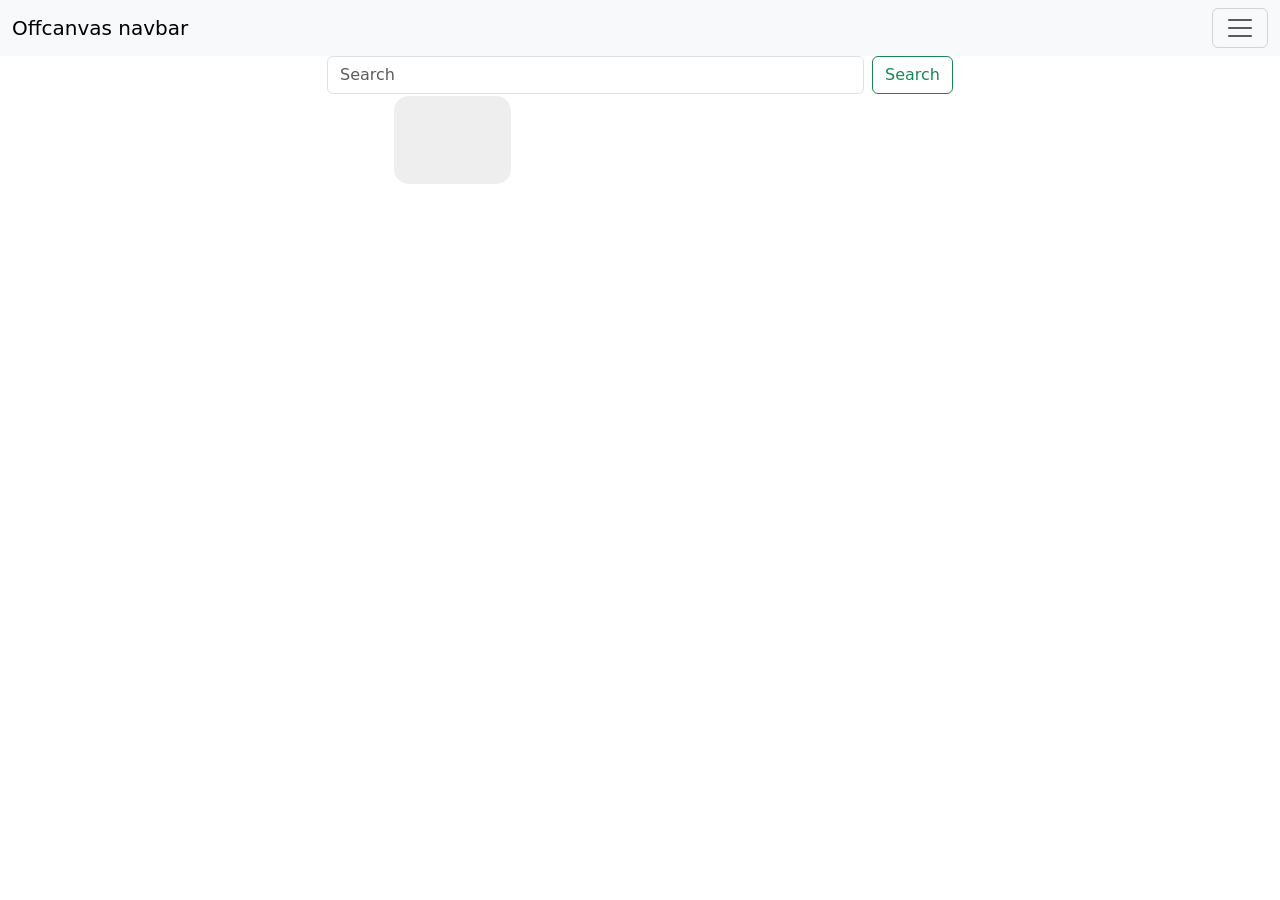
<file: Exercises/ex5/Versions/Cycle-project2/cycle-form.html>
<!DOCTYPE html>
<html lang="en">

<head>
    <meta charset="UTF-8">
    <meta http-equiv="X-UA-Compatible" content="IE=edge">
    <meta name="viewport" content="width=device-width, initial-scale=1.0">
    <link href="https://cdn.jsdelivr.net/npm/bootstrap@5.3.0-alpha3/dist/css/bootstrap.min.css" rel="stylesheet" integrity="sha384-KK94CHFLLe+nY2dmCWGMq91rCGa5gtU4mk92HdvYe+M/SXH301p5ILy+dN9+nJOZ" crossorigin="anonymous">
    <link rel="stylesheet" href="https://cdn.jsdelivr.net/npm/bootstrap-icons@1.10.5/font/bootstrap-icons.css">
    <link rel="stylesheet" href="css/cycle-form.css">
    <script src="https://cdn.jsdelivr.net/npm/bootstrap@5.3.0-alpha3/dist/js/bootstrap.bundle.min.js" integrity="sha384-ENjdO4Dr2bkBIFxQpeoTz1HIcje39Wm4jDKdf19U8gI4ddQ3GYNS7NTKfAdVQSZe" crossorigin="anonymous"></script>

    <title>New Milestone</title>
</head>

<body>
    <header>
        <nav class="navbar bg-body-tertiary fixed-top">
            <div class="container-fluid">
                <a class="navbar-brand" href="#">Offcanvas navbar</a>
                <button class="navbar-toggler" type="button" data-bs-toggle="offcanvas" data-bs-target="#offcanvasNavbar" aria-controls="offcanvasNavbar" aria-label="Toggle navigation">
                <span class="navbar-toggler-icon"></span>
              </button>
                <div class="offcanvas offcanvas-end" tabindex="-1" id="offcanvasNavbar" aria-labelledby="offcanvasNavbarLabel">
                    <div class="offcanvas-header">
                        <h5 class="offcanvas-title" id="offcanvasNavbarLabel">Offcanvas</h5>
                        <button type="button" class="btn-close" data-bs-dismiss="offcanvas" aria-label="Close"></button>
                    </div>
                    <div class="offcanvas-body">
                        <ul class="navbar-nav justify-content-end flex-grow-1 pe-3">
                            <li class="nav-item">
                                <a class="nav-link active" aria-current="page" href="#">Home</a>
                            </li>
                            <li class="nav-item">
                                <a class="nav-link" href="#">Link</a>
                            </li>
                            <li class="nav-item dropdown">
                                <a class="nav-link dropdown-toggle" href="#" role="button" data-bs-toggle="dropdown" aria-expanded="false">
                        Dropdown
                      </a>
                                <ul class="dropdown-menu">
                                    <li><a class="dropdown-item" href="#">Action</a></li>
                                    <li><a class="dropdown-item" href="#">Another action</a></li>
                                    <li>
                                        <hr class="dropdown-divider">
                                    </li>
                                    <li><a class="dropdown-item" href="#">Something else here</a></li>
                                </ul>
                            </li>
                        </ul>
                        <form class="d-flex mt-3" role="search">
                            <input class="form-control me-2" type="search" placeholder="Search" aria-label="Search">
                            <button class="btn btn-outline-success" type="submit">Search</button>
                        </form>
                    </div>
                </div>
            </div>
        </nav>
    </header>


    <div id="gallery-cont" class="container">
        <h1>Choose Badge</h1>

        <form class="d-flex" role="search">
            <input class="form-control me-2" type="search" placeholder="Search" aria-label="Search">
            <button class="btn btn-outline-success" type="submit">Search</button>
        </form>
        <div id="gallery" class="container">
            <div></div>
        </div>



</body>

</html>
</file>
<file: ex2/css/style.css>
* {
    margin: 0;
    padding: 0;
}

html,
body {
    max-width: 100%;
    overflow-x: hidden;
}

body {
    padding: 40px;
}

p,
h2,
.ex-parent,
h5 {
    padding-left: 40px;
}

h2 {
    font-family: "Rubik";
}

a {
    text-decoration: none;
}

.text-color {
    color: #3E3F43;
}

header,
main,
footer,
nav,
aside,
section {
    display: block;
}

header {
    width: 100%;
}

.logo-section {
    display: block;
    position: absolute;
    width: 192px;
    height: 33px;
}

#logo {
    display: inline-block;
    background-image: url("../images/R-4.png");
    background-repeat: no-repeat;
    background-size: contain;
    width: 30px;
    height: 30px;
}

.logo-section .logo-text {
    display: inline-block;
    position: absolute;
    width: 300px;
    height: 33px;
    font-family: 'Nunito';
    font-style: normal;
    font-weight: 700;
    font-size: 24px;
    line-height: 33px;
    letter-spacing: 0.25em;
}

.big-box {
    display: block;
    position: absolute;
    padding-top: 83px;
    width: 100%;
    height: 555px;
    left: 0px;
    top: 123px;
    background: #F9BDBD;
}

.big-box .leaf {
    border-radius: 0px 100px;
    position: absolute;
    width: 278px;
    height: 388px;
    left: 40px;
    margin-top: 38px;
    background: #F7DEA6;
}

.picture {
    margin-left: 110px;
    margin-top: 81px;
    border-radius: 100%;
}

.leaf section {
    position: absolute;
    width: 388px;
    height: 306px;
}

h1 {
    width: max-content;
    font-family: 'Nunito';
    font-style: normal;
    font-weight: 800;
    font-size: 36px;
    line-height: 49px;
}

.big-box .text-color {
    padding-top: 100px;
}

.phrase h1,
.phrase h2 {
    width: 100%;
    padding-left: 500px;
}

.about {
    display: block;
    position: absolute;
    top: 678px;
    height: max-content;
    width: 50%;
    font-family: "Rubik";
}

nav {
    display: block;
    position: absolute;
    top: 1000px;
}

nav h2 {
    margin-bottom: 24px;
}

.ex-child {
    display: block;
    float: left;
    width: 200px;
    height: 264px;
    padding: 24px;
    margin-right: 24px;
    background-color: #3E3F43;
    border-radius: 10%;
    box-shadow: 19px 4px 50px rgba(0, 0, 0, 0.25);
}

.ex-child h5 {
    font-family: 'Rubik';
    font-style: normal;
    font-weight: 600;
    font-size: 20px;
    line-height: 24px;
    margin-top: 30px;
}

.ex-child img {
    width: max-content;
    height: max-content;
    border-radius: 100%;
}

.ex-child .ex-link {
    position: absolute;
    text-align: center;
    border-radius: 40px;
    padding: 20px 70px;
    font-size: 18px;
    margin: 80px 10px;
    cursor: pointer;
    background-color: #ffffff;
    color: #3E3F43;
    font-family: "Rubik";
}

.ex-link:hover {
    background-color: navy;
    color: white;
}

#ex1 {
    background-color: #FDEDE5;
}

#ex2 {
    background-color: #EBF1FF;
}

#ex3 {
    background-color: #EBFFEC;
}

#ex4 {
    background-color: #FFEBFC;
}

#ex5 {
    background-color: #FFFEEB;
}

.Programming-languages {
    display: block;
    position: absolute;
    margin-top: 1150px;
}

.Programming-languages section {
    padding-left: 65px;
    padding-top: 25px;
}

.Programming-languages section ul li {
    padding-bottom: 10px;
    font-family: 'Rubik';
    font-style: normal;
    font-weight: 400;
    font-size: 20px;
    line-height: 140.62%;
    text-align: justify;
    color: #000000;
}

.my-choice {
    display: block;
    margin-top: 1300px;
    margin-bottom: 40px;
    padding: 40px;
}

.my-choice h2 {
    padding-left: 0;
    padding-bottom: 40px;
}

.my-choice section {
    padding: 0px, 40px;
    margin-bottom: 207px;
    width: 1270px;
    height: 408px;
    background-color: #F9BDBD;
}

.my-choice-text {
    width: max-content;
    height: max-content;
    position: absolute;
    padding-left: 100px;
    padding-top: 100px;
    font-family: 'Rubik';
}

footer {
    padding-top: 30px;
    width: 100%;
    height: 301px;
    background-image: url("../images/footer.png");
}

footer h5 {
    position: absolute;
    font-family: 'Nunito';
    font-style: normal;
    font-weight: 600;
    font-size: 18px;
    line-height: 25px;
    color: #333333;
}

footer ul {
    padding: 40px;
    list-style-type: none;
}

footer ul li {
    padding-bottom: 20px;
}

ul li a {
    font-family: 'Nunito';
    font-style: normal;
    font-weight: 400;
    font-size: 14px;
    line-height: 19px;
    color: #8D8D8D;
}

h6 {
    padding: 40px;
    font-family: 'Nunito';
    font-style: normal;
    font-weight: 600;
    font-size: 12px;
    line-height: 16px;
    color: #8D8D8D;
}

.my-choice section:hover {
    background-image: url(../images/space.jpeg);
    color: whitesmoke;
}

.choice {
    position: absolute;
    width: max-content;
    height: max-content;
    margin-left: 50%;
    animation-name: astronaut;
    animation-duration: 4s;
    animation-iteration-count: infinite;
}

@keyframes astronaut {
    0% {
        animation-timing-function: ease-in-out;
        padding-top: 0;
    }
    50% {
        transform: rotate(25deg);
        animation-timing-function: ease-in-out;
        padding-top: 200px;
    }
}
</file>
<file: ex3/css/style.css>
* {
        margin: 0;
        padding: 0;
    }
    
    header,
    nav,
    main,
    aside,
    footer,
    section {
        display: block;
    }
    
    a {
        text-decoration: none;
    }
    
    body {
        position: relative;
    }
    
    header {
        width: 100%;
        height: 123px;
        background: #F2E9E9;
    }
    
    nav {
        position: relative;
        right: 0;
        top: 34px
    }
    
    ul {
        list-style-type: none;
    }
    
    nav>ul {
        display: flex;
        flex-direction: row;
        justify-content: center;
        align-items: baseline;
    }
    
    nav>ul>li {
        margin-right: 18px;
    }
    
    li>a {
        width: max-content;
        font-family: 'Amiko';
        font-style: normal;
        font-weight: 400;
        font-size: 24px;
        line-height: 32px;
        color: #000
    }
    
    ul>div {
        position: relative;
        bottom: 24px;
        left: 35px;
    }
    
    a.selected::before {
        content: '' !important;
        width: 14px !important;
        height: 14px !important;
        background: #F72828 !important;
        border-radius: 100% !important;
        position: relative !important;
        display: block !important;
        transform: scale(1) !important;
    }
    
    a.selected {
        color: #F72828;
    }
    
    #main-nav>li>a::before {
        content: '';
        width: 14px;
        height: 14px;
        background: #F72828;
        border-radius: 100%;
        position: relative;
        display: block;
        transform: scale(0);
        transition: transform ease-out .25s;
    }
    
    #main-nav>li>a:hover {
        color: #F72828;
    }
    
    #main-nav>li>a:hover::before {
        content: '';
        transform: scale(1);
    }
    
    #dot1>a::before {
        margin-left: 20px;
    }
    
    #dot2>a::before {
        margin-left: 45px;
    }
    
    #dot3>a::before {
        margin-left: 90px;
    }
    
    #wrapper {
        position: relative;
        display: flex;
        justify-content: center;
    }
    
    section.layout1 {
        position: relative;
        display: flex;
        justify-content: space-around;
        align-items: center;
    }
    
    main>section div {
        background: palevioletred;
    }
    
    section.layout1>section {
        padding: 91px 35px
    }
    
    section.layout1>section>h1 {
        font-family: 'Amiko';
        font-style: normal;
        font-weight: 700;
        font-size: 72px;
        line-height: 96px;
    }
    
    section.layout1>section>h3 {
        font-family: 'Amiko';
        font-style: normal;
        font-weight: 700;
        font-size: 24px;
        line-height: 32px;
    }
    
    .row-parent {
        display: flex;
        flex-direction: row-reverse;
    }
    
    .column-parent {
        display: flex;
        flex-direction: column;
    }
    
    .cluster1 {
        display: flex;
        flex-direction: row-reverse;
        align-items: flex-end;
        margin-bottom: 16px;
    }
    
    .cluster2>section {
        display: flex;
        flex-direction: row;
    }
    
    .cluster3 {
        margin-right: 13px;
    }
    
    section.rec1>div {
        width: 28px;
        height: 55px;
        margin-bottom: 11px;
    }
    
    #rec2 {
        width: 28px;
        height: 198px;
    }
    
    #rec3 {
        margin-right: 14px;
        width: 246px;
        height: 352px;
    }
    
    #rec4 {
        width: 123px;
        height: 212px;
        margin-right: 14px;
    }
    
    .rec8 {
        display: flex;
        justify-content: space-between;
    }
    
    #rec8-div {
        margin-right: 41px;
    }
    
    section.rec8>div {
        width: 55px;
        height: 105px;
    }
    
    #rec9 {
        width: 110px;
        height: 58px;
        margin-top: 7px;
    }
    
    #rec10 {
        width: 75px;
        height: 23px;
        margin-bottom: 8px;
    }
    
    #rec11 {
        width: 136px;
        height: 46px;
    }
    
    #rec12 {
        width: 134px;
        height: 404px;
        margin: 11px 0;
    }
    
    #rec13 {
        width: 88px;
        height: 28px;
    }
    
    section.rec6>div {
        width: 25px;
        height: 26px;
        float: left;
        margin: 7px 7px 7px 0;
    }
    
    footer {
        position: fixed;
        width: 100%;
        height: 41px;
        bottom: 0;
        background: #000000;
    }
    /* ************************************************ */
    
    .layout2 {
        position: absolute;
        display: flex;
        float: left;
        justify-content: center;
        width: 88.26%;
    }
    
    .wrapper2 {
        position: relative;
        top: 119px;
    }
    
    .layout2>section {
        position: relative;
        display: flex;
    }
    
    .layout2>section div {
        width: 457px;
        height: 299px;
        background: #C4C4C4;
        margin-bottom: 70px;
    }
    
    .shift-down {
        position: relative;
        top: 168px;
        margin-left: 55px;
    }
    
    .side-layout2 {
        display: flex;
        flex-direction: column;
        justify-content: space-between;
        position: relative;
        float: right;
        width: 11.73%;
        height: 2100px;
        background: palevioletred;
    }
    
    .side-layout2 div {
        width: 80px;
        height: 80px;
        background: black;
    }
    
    .side-layout2>ul {
        display: flex;
        align-items: center;
        justify-items: flex-end;
        flex-direction: column;
    }
    
    .side-layout2>section {
        display: flex;
        justify-content: space-between;
        position: relative;
        top: 119px
    }
    
    .side-layout2>ul>li>a {
        font-family: 'Amiko';
        font-style: normal;
        font-weight: 400;
        font-size: 96px;
        line-height: 128px;
        text-align: center;
        width: 81px;
        height: 641px;
        left: 1315px;
        top: 1363px;
    }
    
    #whitebox {
        position: relative;
        top: 128px;
        background: whitesmoke;
    }
    
    #blackbox {
        position: relative;
        top: 417px
    }
    /* ************************************************ */
    
    .layout3 {
        display: flex;
        flex-wrap: wrap;
    }
    
    #left-nav {
        position: relative;
        top: 0;
        width: 25.83%;
        height: 995px;
        background: #E5E5E5;
    }
    
    #left-nav>nav {
        position: relative;
        top: 105px;
    }
    
    #right-aside {
        width: 9.36%;
        height: 995px;
        background: rgba(24, 71, 239, 0.3);
    }
    
    .layout3>main {
        width: 64.81%;
        height: 995px;
    }
    
    body>section {
        width: 100%;
        height: 463px;
        background: palevioletred;
    }
    /* ************************************************ */
    
    @media only screen and (max-width: 1439px) {
        #wrapper3 {
            height: 1451px;
        }
        #right-aside {
            display: none;
        }
        #left-nav {
            width: 100%;
            height: 105px;
        }
        #left-nav>nav {
            top: 24px;
        }
        .layout3>main {
            width: 100%;
        }
        body>section {
            position: fixed;
            bottom: 0;
            height: 474px;
        }
    }
    /* ************************************************ */
</file>
<file: ex4/css/index.css>
* {
    margin: 0;
    padding: 0;
}

body,
header,
aside,
footer,
div,
section {
    display: block;
}

body {
    background-color: pink;
}

form {
    position: relative;
    display: flex;
    align-content: center;
}

.container {
    position: relative;
    background-color: white;
    border-radius: 15px;
    padding: 40px;
    display: flex;
    flex-direction: column;
    width: 700px;
    top: 10px;
}

.row>div>label {
    margin-left: 10px;
}

.temp {
    position: relative;
    left: 5000px;
}
</file>
<file: ex4/css/style.css>
* {
    margin: 0;
    padding: 0;
}

body,
header,
div,
section,
footer,
aside,
svg {
    display: block;
}

body {
    position: relative;
    background-color: #D0D0C9;
    height: fit-content;
}

footer {
    width: 100%;
    height: 50px;
    position: fixed;
    bottom: 0;
    background-color: #828165;
}

form {
    position: relative;
    top: 100px;
    display: flex;
    flex-direction: column;
    justify-content: center;
    align-content: center;
    background-color: #FFFFFF;
    border-radius: 20px;
    box-shadow: 0 4px 8px 0 rgba(0, 0, 0, 0.2), 0 6px 20px 0 rgba(0, 0, 0, 0.19);
}

.form-floating>label {
    margin-left: 10px;
}

header {
    position: relative;
    display: flex;
    justify-content: center;
    height: 85px;
    background-color: #828165;
    border-bottom: outset;
    border-width: 5px;
    border-color: #7a736e;
}

header>svg {
    position: absolute;
    top: 10px;
}

#beans {
    display: flex;
    justify-content: center;
}

.form-check {
    display: flex;
    justify-content: center;
}

.row>label {
    font-size: 25px;
    color: #270802;
    justify-self: flex-start;
    align-self: center;
    position: relative;
}

#beans svg:hover {
    stroke-width: 5px;
    stroke: #05381D;
}

.row {
    display: flex;
    align-items: center;
    justify-content: space-evenly;
    padding: 0 10px
}

label {
    caret-color: transparent;
    font-family: "amiko";
}

input[type="radio"] {
    display: none;
}

.form-check-input:checked+svg>path {
    fill: #052038;
    stroke-width: 5px;
    stroke: #05381D;
}

form>.container {
    height: 400px;
    display: flex;
    flex-direction: column;
    justify-content: space-evenly
}
</file>
<file: Exercises/ex5/Versions/Cycle-project2/css/cycle-form.css>
* {
    margin: 0;
    padding: 0;
}

body,
aside,
section,
footer,
header,
div {
    display: block;
}

#gallery-cont {
    position: relative;
    background-color: #ffff;
    border-radius: 10px;
    max-width: 650px;
    height: 456px;
}

#gallery {
    height: 300px;
    max-width: 520px;
    overflow-y: scroll;
}

#gallery>div {
    height: 88px;
    width: 117px;
    background-color: #eeeeee;
    border-radius: 15px;
    margin: 2px;
}

#gallery>div:hover {
    box-shadow: 0 4px 8px 0 rgba(0, 0, 0, 0.2), 0 6px 20px 0 rgba(0, 0, 0, 0.19);
}

#gallery>div>img {
    height: 88px;
    width: 117px;
    border-radius: 15px;
}

#form-container {
    position: relative;
    top: 300px;
}

.input-group-append {
    cursor: pointer;
}

.row.mb-5 i,
#dateIcon>i {
    color: #62C462;
}

form.container {
    max-width: 466px;
}
</file>
